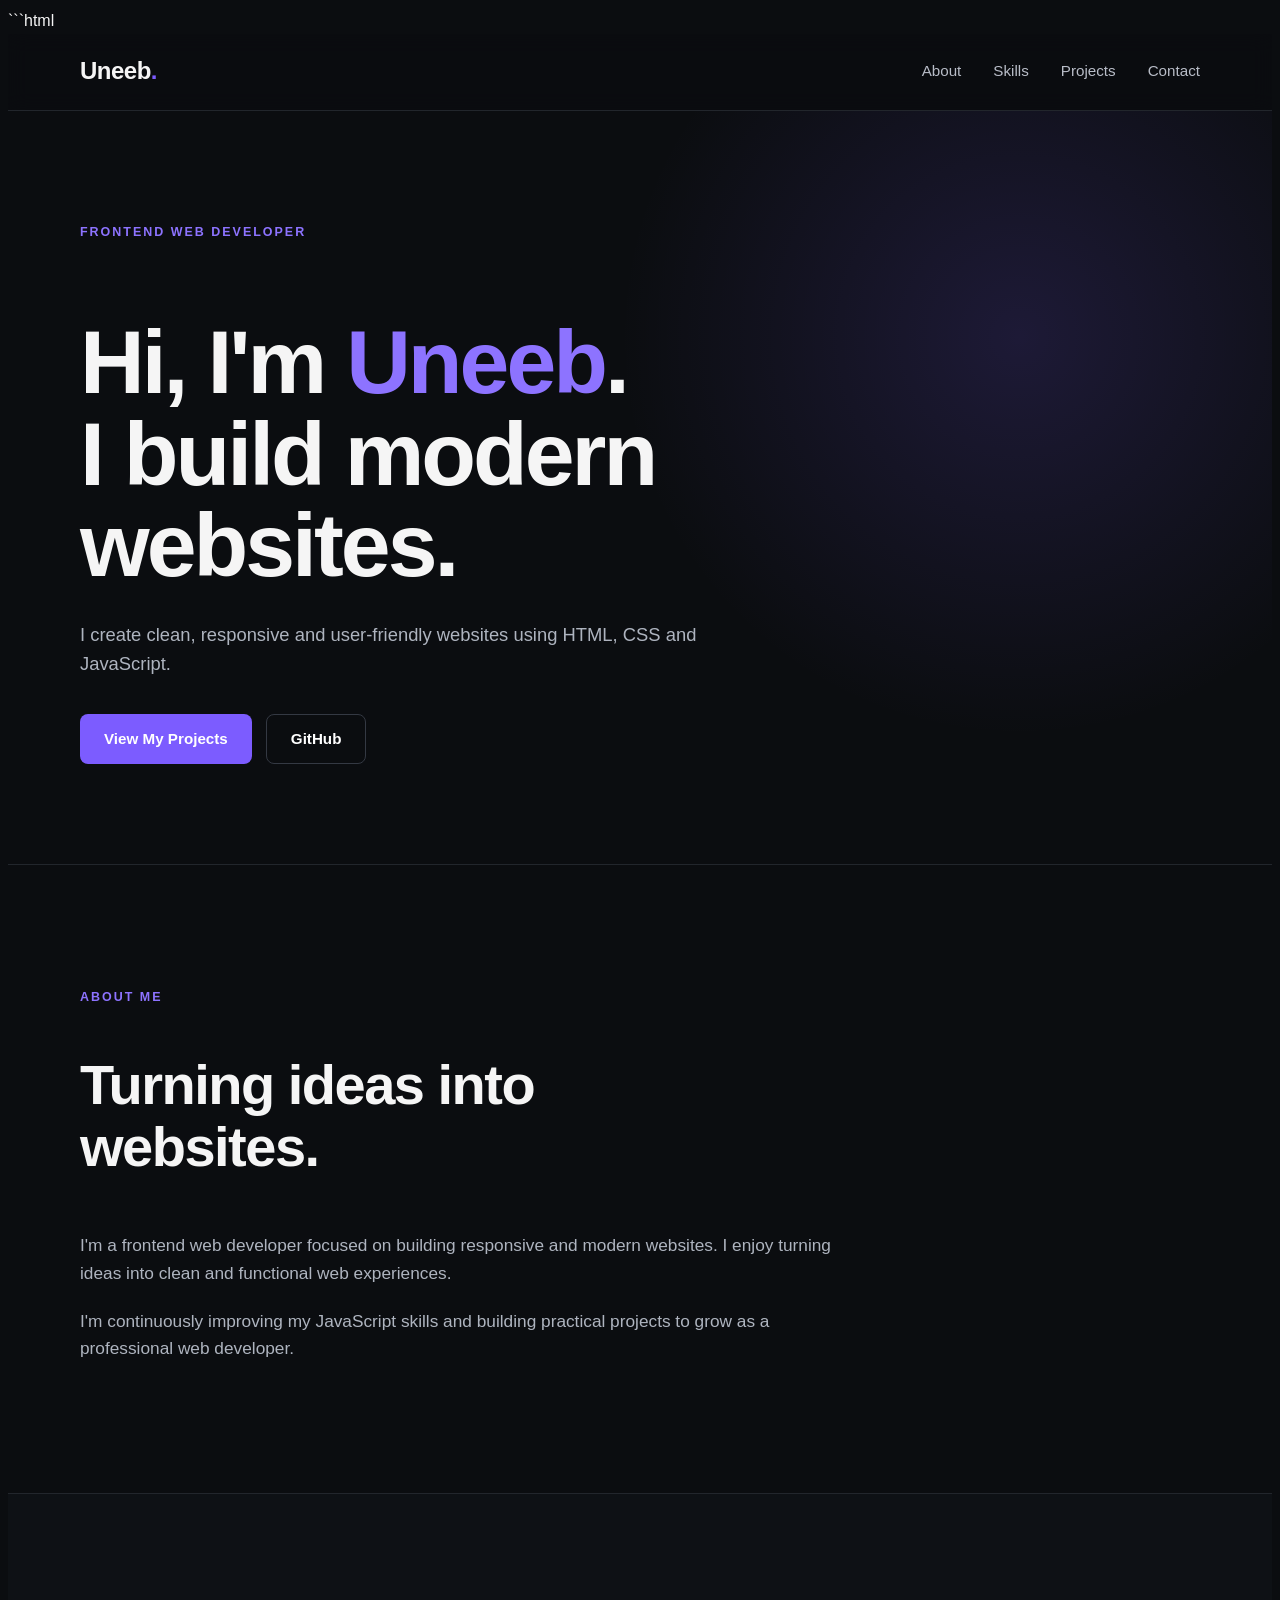
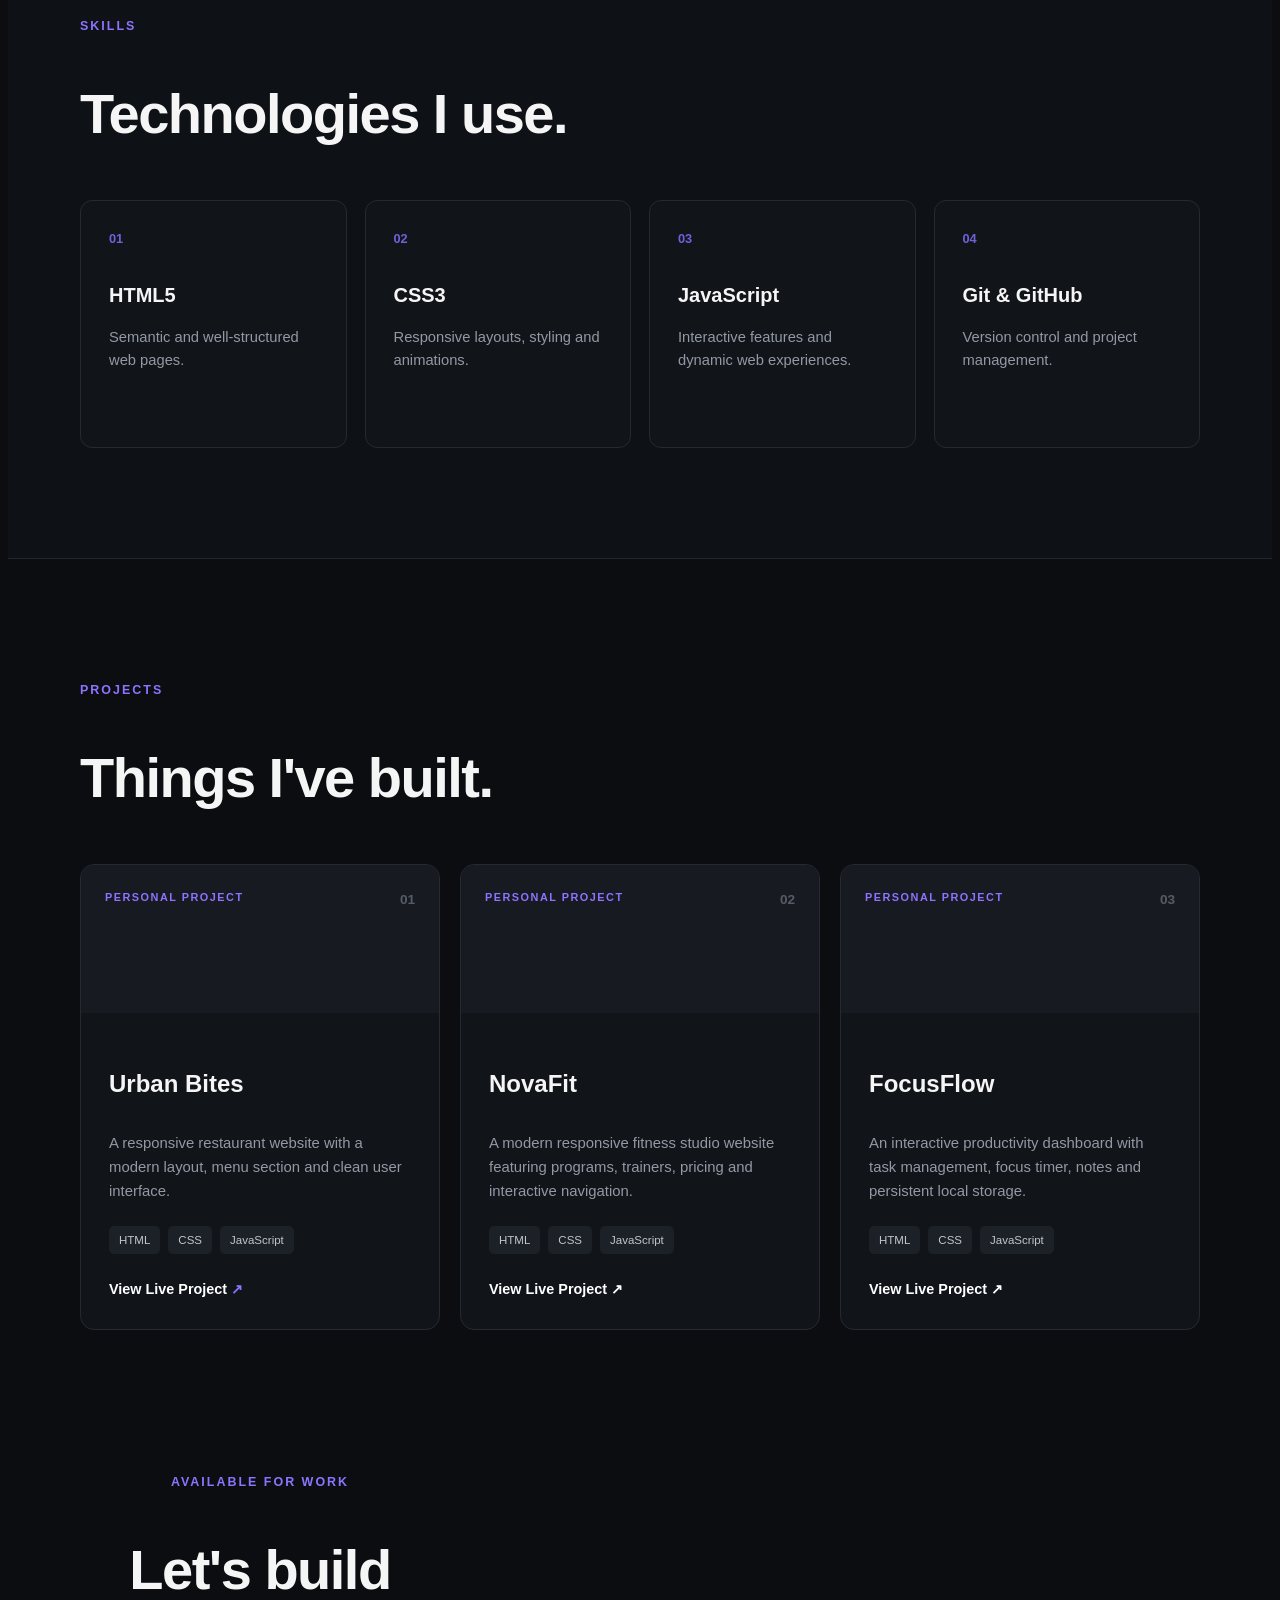
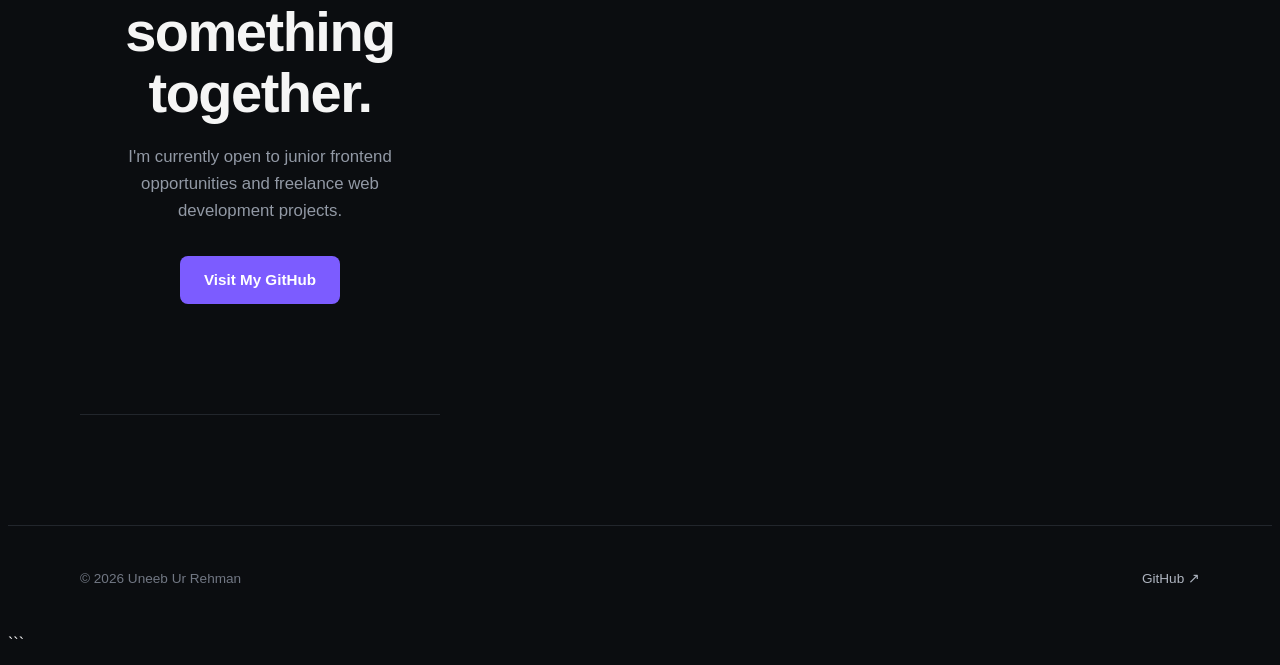
<file: index.html>
```html
<!DOCTYPE html>
<html lang="en">
<head>
    <meta charset="UTF-8">
    <meta name="viewport" content="width=device-width, initial-scale=1.0">

    <meta
        name="description"
        content="Uneeb Ur Rehman - Frontend Web Developer portfolio. Explore responsive websites and web projects built with HTML, CSS and JavaScript."
    >

    <title>Uneeb Ur Rehman | Frontend Web Developer</title>

    <link rel="stylesheet" href="style.css">
</head>

<body>

    <!-- ================= NAVBAR ================= -->

    <header class="navbar">
        <div class="container nav-container">

            <a href="#home" class="logo">
                Uneeb<span>.</span>
            </a>

            <nav class="nav-links">
                <a href="#about">About</a>
                <a href="#skills">Skills</a>
                <a href="#projects">Projects</a>
                <a href="#contact">Contact</a>
            </nav>

        </div>
    </header>


    <main>

        <!-- ================= HERO ================= -->

        <section id="home" class="hero">

            <div class="container hero-content">

                <div class="hero-text">

                    <p class="eyebrow">
                        FRONTEND WEB DEVELOPER
                    </p>

                    <h1>
                        Hi, I'm <span>Uneeb</span>.
                        <br>
                        I build modern websites.
                    </h1>

                    <p class="hero-description">
                        I create clean, responsive and user-friendly
                        websites using HTML, CSS and JavaScript.
                    </p>

                    <div class="hero-buttons">

                        <a href="#projects" class="btn btn-primary">
                            View My Projects
                        </a>

                        <a
                            href="https://github.com/uneeburrehman403-del"
                            target="_blank"
                            rel="noopener noreferrer"
                            class="btn btn-secondary"
                        >
                            GitHub
                        </a>

                    </div>

                </div>

            </div>

        </section>


        <!-- ================= ABOUT ================= -->

        <section id="about" class="section">

            <div class="container">

                <div class="section-heading">

                    <p class="section-label">
                        ABOUT ME
                    </p>

                    <h2>
                        Turning ideas into websites.
                    </h2>

                </div>

                <div class="about-content">

                    <p>
                        I'm a frontend web developer focused on building
                        responsive and modern websites. I enjoy turning
                        ideas into clean and functional web experiences.
                    </p>

                    <p>
                        I'm continuously improving my JavaScript skills
                        and building practical projects to grow as a
                        professional web developer.
                    </p>

                </div>

            </div>

        </section>


        <!-- ================= SKILLS ================= -->

        <section id="skills" class="section skills-section">

            <div class="container">

                <div class="section-heading">

                    <p class="section-label">
                        SKILLS
                    </p>

                    <h2>
                        Technologies I use.
                    </h2>

                </div>

                <div class="skills-grid">

                    <div class="skill-card">
                        <div class="skill-number">01</div>
                        <h3>HTML5</h3>
                        <p>
                            Semantic and well-structured web pages.
                        </p>
                    </div>

                    <div class="skill-card">
                        <div class="skill-number">02</div>
                        <h3>CSS3</h3>
                        <p>
                            Responsive layouts, styling and animations.
                        </p>
                    </div>

                    <div class="skill-card">
                        <div class="skill-number">03</div>
                        <h3>JavaScript</h3>
                        <p>
                            Interactive features and dynamic
                            web experiences.
                        </p>
                    </div>

                    <div class="skill-card">
                        <div class="skill-number">04</div>
                        <h3>Git & GitHub</h3>
                        <p>
                            Version control and project management.
                        </p>
                    </div>

                </div>

            </div>

        </section>


        <!-- ================= PROJECTS ================= -->

        <section id="projects" class="section">

            <div class="container">

                <div class="section-heading">

                    <p class="section-label">
                        PROJECTS
                    </p>

                    <h2>
                        Things I've built.
                    </h2>

                </div>

                <div class="projects-grid">

                    <!-- PROJECT 1 -->

                    <article class="project-card">

                        <div class="project-top">

                            <span class="project-type">
                                PERSONAL PROJECT
                            </span>

                            <span class="project-number">
                                01
                            </span>

                        </div>

                        <div class="project-body">

                            <h3>
                                Urban Bites
                            </h3>

                            <p>
                                A responsive restaurant website with
                                a modern layout, menu section and
                                clean user interface.
                            </p>

                            <div class="tech-list">
                                <span>HTML</span>
                                <span>CSS</span>
                                <span>JavaScript</span>
                            </div>

                            <a
                                href="https://uneeburrehman403-del.github.io/MY-FIRST-PROJECT/restaurant.html"
                                target="_blank"
                                rel="noopener noreferrer"
                                class="project-link"
                            >
                                View Live Project
                                <span>↗</span>
                            </a>

                        </div>

                    </article>


                   <!-- PROJECT 2 -->

<article class="project-card">

    <div class="project-top">

        <span class="project-type">
            PERSONAL PROJECT
        </span>

        <span class="project-number">
            02
        </span>

    </div>

    <div class="project-body">

        <h3>
            NovaFit
        </h3>

        <p>
            A modern responsive fitness studio website featuring
            programs, trainers, pricing and interactive navigation.
        </p>

        <div class="tech-list">
            <span>HTML</span>
            <span>CSS</span>
            <span>JavaScript</span>
        </div>

        <a
            href="https://uneeburrehman403-del.github.io/NOVAFIT/"
            target="_blank"
            rel="noopener noreferrer"
            class="project-link"
        >
            View Live Project ↗
        </a>

    </div>

</article>


                 
     <!-- PROJECT 3 -->

<article class="project-card">

    <div class="project-top">

        <span class="project-type">
            PERSONAL PROJECT
        </span>

        <span class="project-number">
            03
        </span>

    </div>

    <div class="project-body">

        <h3>
            FocusFlow
        </h3>

        <p>
            An interactive productivity dashboard with task management,
            focus timer, notes and persistent local storage.
        </p>

        <div class="tech-list">
            <span>HTML</span>
            <span>CSS</span>
            <span>JavaScript</span>
        </div>

        <a
            href="https://uneeburrehman403-del.github.io/focusflow/"
            target="_blank"
            rel="noopener noreferrer"
            class="project-link"
        >
            View Live Project ↗
        </a>

    </div>

</article>


        <!-- ================= CONTACT ================= -->

        <section id="contact" class="section contact-section">

            <div class="container contact-content">

                <p class="section-label">
                    AVAILABLE FOR WORK
                </p>

                <h2>
                    Let's build something together.
                </h2>

                <p>
                    I'm currently open to junior frontend opportunities
                    and freelance web development projects.
                </p>

                <a
                    href="https://github.com/uneeburrehman403-del"
                    target="_blank"
                    rel="noopener noreferrer"
                    class="btn btn-primary"
                >
                    Visit My GitHub
                </a>

            </div>

        </section>

    </main>


    <!-- ================= FOOTER ================= -->

    <footer class="footer">

        <div class="container footer-content">

            <p>
                © 2026 Uneeb Ur Rehman
            </p>

            <a
                href="https://github.com/uneeburrehman403-del"
                target="_blank"
                rel="noopener noreferrer"
            >
                GitHub ↗
            </a>

        </div>

    </footer>


</body>
</html>
```
</file>
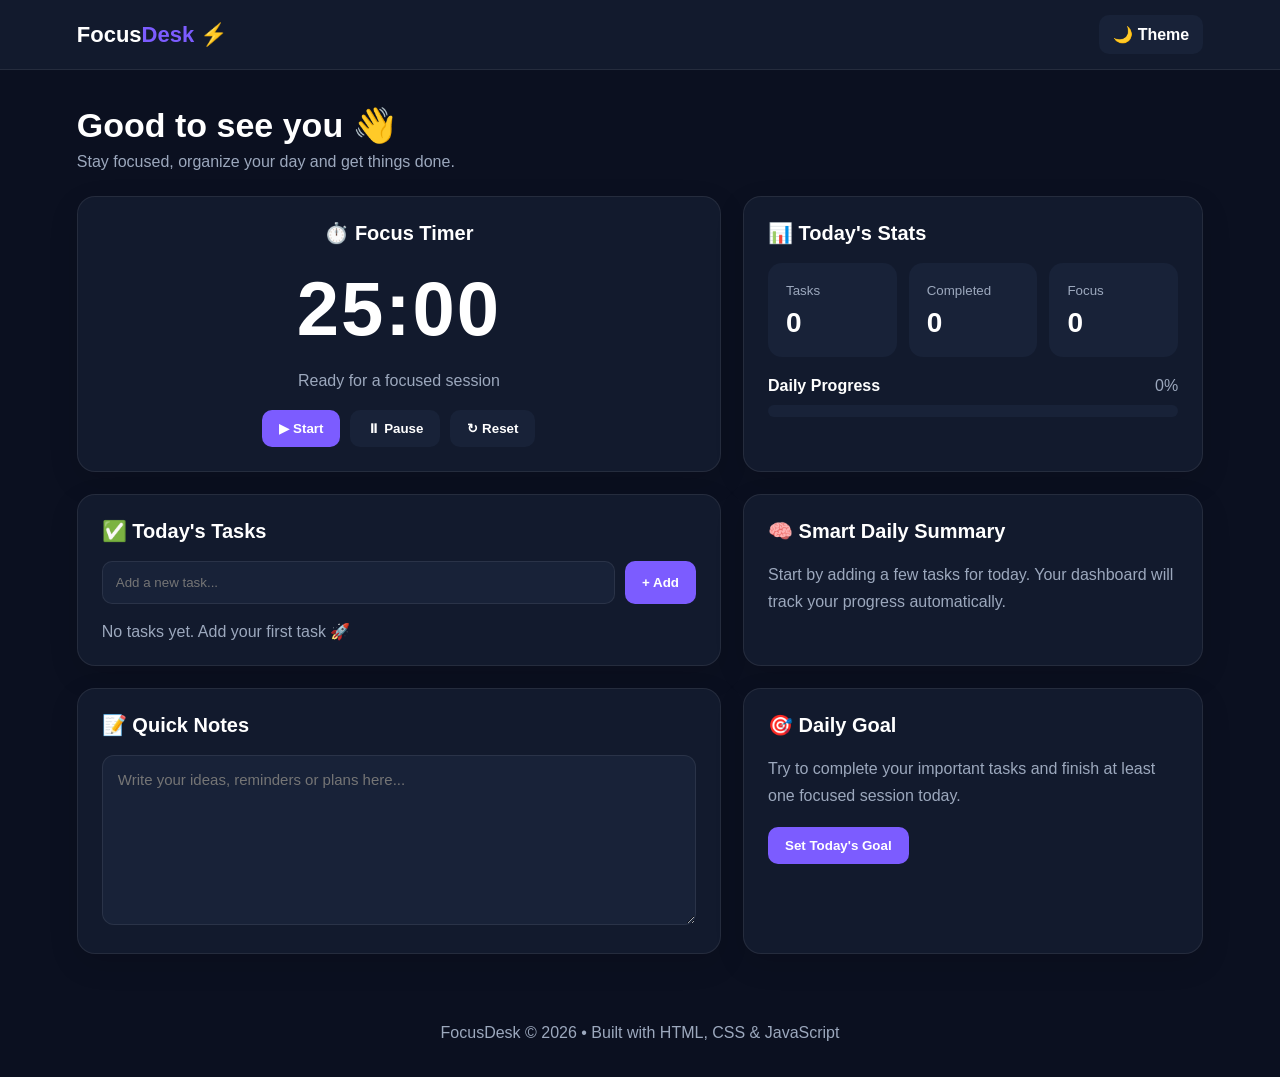
<file: focusdesk.html>
<!DOCTYPE html>
<html lang="en">
<head>
  <meta charset="UTF-8">
  <meta name="viewport" content="width=device-width, initial-scale=1.0">
  <title>FocusDesk | Productivity Dashboard</title>

  <style>
    * {
      margin: 0;
      padding: 0;
      box-sizing: border-box;
      font-family: Arial, sans-serif;
    }

    :root {
      --bg: #0b1020;
      --card: #121a2d;
      --card2: #182238;
      --text: #ffffff;
      --muted: #9ca8bd;
      --primary: #7c5cff;
      --border: rgba(255,255,255,0.08);
      --success: #28d17c;
      --danger: #ff5c70;
    }

    body.light {
      --bg: #f4f6fb;
      --card: #ffffff;
      --card2: #eef1f8;
      --text: #111827;
      --muted: #667085;
      --border: rgba(0,0,0,0.08);
    }

    body {
      background: var(--bg);
      color: var(--text);
      min-height: 100vh;
      transition: 0.3s;
    }

    header {
      height: 70px;
      display: flex;
      align-items: center;
      justify-content: space-between;
      padding: 0 6%;
      border-bottom: 1px solid var(--border);
      background: var(--card);
    }

    .logo {
      font-size: 22px;
      font-weight: bold;
    }

    .logo span {
      color: var(--primary);
    }

    .theme-btn {
      border: 0;
      background: var(--card2);
      color: var(--text);
      padding: 10px 14px;
      border-radius: 10px;
      cursor: pointer;
      font-size: 16px;
    }

    .container {
      width: 88%;
      max-width: 1200px;
      margin: 35px auto;
    }

    .welcome {
      margin-bottom: 25px;
    }

    .welcome h1 {
      font-size: 34px;
      margin-bottom: 8px;
    }

    .welcome p {
      color: var(--muted);
    }

    .dashboard {
      display: grid;
      grid-template-columns: 1.4fr 1fr;
      gap: 22px;
    }

    .card {
      background: var(--card);
      border: 1px solid var(--border);
      border-radius: 18px;
      padding: 24px;
      box-shadow: 0 10px 30px rgba(0,0,0,0.12);
    }

    .card h2 {
      font-size: 20px;
      margin-bottom: 18px;
    }

    /* TIMER */

    .timer-card {
      text-align: center;
    }

    .timer {
      font-size: 76px;
      font-weight: bold;
      margin: 20px 0;
      letter-spacing: 2px;
    }

    .timer-status {
      color: var(--muted);
      margin-bottom: 20px;
    }

    .timer-buttons {
      display: flex;
      justify-content: center;
      gap: 10px;
      flex-wrap: wrap;
    }

    button {
      border: 0;
      cursor: pointer;
      border-radius: 10px;
      padding: 11px 17px;
      font-weight: bold;
    }

    .primary {
      background: var(--primary);
      color: white;
    }

    .secondary {
      background: var(--card2);
      color: var(--text);
    }

    /* STATS */

    .stats {
      display: grid;
      grid-template-columns: repeat(3, 1fr);
      gap: 12px;
    }

    .stat {
      background: var(--card2);
      padding: 18px;
      border-radius: 14px;
    }

    .stat small {
      color: var(--muted);
    }

    .stat h3 {
      font-size: 28px;
      margin-top: 8px;
    }

    /* TASKS */

    .task-input {
      display: flex;
      gap: 10px;
      margin-bottom: 18px;
    }

    .task-input input {
      flex: 1;
      padding: 13px;
      border-radius: 10px;
      border: 1px solid var(--border);
      outline: none;
      background: var(--card2);
      color: var(--text);
    }

    .tasks {
      display: flex;
      flex-direction: column;
      gap: 10px;
      max-height: 320px;
      overflow-y: auto;
    }

    .task {
      display: flex;
      align-items: center;
      justify-content: space-between;
      gap: 10px;
      padding: 13px;
      border-radius: 12px;
      background: var(--card2);
    }

    .task-left {
      display: flex;
      align-items: center;
      gap: 10px;
    }

    .task-left span {
      word-break: break-word;
    }

    .completed {
      text-decoration: line-through;
      opacity: 0.5;
    }

    .delete-btn {
      background: transparent;
      color: var(--danger);
      font-size: 18px;
    }

    /* PROGRESS */

    .progress-box {
      margin-top: 20px;
    }

    .progress-top {
      display: flex;
      justify-content: space-between;
      margin-bottom: 10px;
    }

    .progress-top span {
      color: var(--muted);
    }

    .progress-bar {
      height: 12px;
      background: var(--card2);
      border-radius: 20px;
      overflow: hidden;
    }

    .progress-fill {
      height: 100%;
      width: 0%;
      background: var(--primary);
      transition: 0.4s;
    }

    /* NOTES */

    textarea {
      width: 100%;
      min-height: 170px;
      resize: vertical;
      border: 1px solid var(--border);
      background: var(--card2);
      color: var(--text);
      border-radius: 12px;
      padding: 15px;
      outline: none;
      font-size: 15px;
    }

    /* SUMMARY */

    .summary {
      line-height: 1.7;
      color: var(--muted);
    }

    .summary strong {
      color: var(--text);
    }

    /* FOOTER */

    footer {
      text-align: center;
      padding: 35px;
      color: var(--muted);
    }

    @media (max-width: 850px) {
      .dashboard {
        grid-template-columns: 1fr;
      }

      .welcome h1 {
        font-size: 28px;
      }

      .timer {
        font-size: 58px;
      }
    }

    @media (max-width: 500px) {
      .container {
        width: 92%;
      }

      header {
        padding: 0 4%;
      }

      .stats {
        grid-template-columns: 1fr;
      }

      .task-input {
        flex-direction: column;
      }
    }
  </style>
</head>

<body>

  <header>
    <div class="logo">Focus<span>Desk</span> ⚡</div>
    <button class="theme-btn" onclick="toggleTheme()">🌙 Theme</button>
  </header>

  <main class="container">

    <section class="welcome">
      <h1>Good to see you 👋</h1>
      <p>Stay focused, organize your day and get things done.</p>
    </section>

    <div class="dashboard">

      <!-- TIMER -->
      <div class="card timer-card">
        <h2>⏱️ Focus Timer</h2>

        <div class="timer" id="timer">25:00</div>

        <p class="timer-status" id="timerStatus">
          Ready for a focused session
        </p>

        <div class="timer-buttons">
          <button class="primary" onclick="startTimer()">▶ Start</button>
          <button class="secondary" onclick="pauseTimer()">⏸ Pause</button>
          <button class="secondary" onclick="resetTimer()">↻ Reset</button>
        </div>
      </div>

      <!-- STATS -->
      <div class="card">
        <h2>📊 Today's Stats</h2>

        <div class="stats">
          <div class="stat">
            <small>Tasks</small>
            <h3 id="totalTasks">0</h3>
          </div>

          <div class="stat">
            <small>Completed</small>
            <h3 id="completedTasks">0</h3>
          </div>

          <div class="stat">
            <small>Focus</small>
            <h3 id="focusSessions">0</h3>
          </div>
        </div>

        <div class="progress-box">
          <div class="progress-top">
            <strong>Daily Progress</strong>
            <span id="progressText">0%</span>
          </div>

          <div class="progress-bar">
            <div class="progress-fill" id="progressFill"></div>
          </div>
        </div>
      </div>

      <!-- TASKS -->
      <div class="card">
        <h2>✅ Today's Tasks</h2>

        <div class="task-input">
          <input
            type="text"
            id="taskInput"
            placeholder="Add a new task..."
            onkeydown="handleEnter(event)"
          >

          <button class="primary" onclick="addTask()">+ Add</button>
        </div>

        <div class="tasks" id="taskList"></div>
      </div>

      <!-- SMART SUMMARY -->
      <div class="card">
        <h2>🧠 Smart Daily Summary</h2>

        <p class="summary" id="summary">
          Add some tasks and start working. Your productivity summary will
          appear here automatically.
        </p>
      </div>

      <!-- NOTES -->
      <div class="card">
        <h2>📝 Quick Notes</h2>

        <textarea
          id="notes"
          placeholder="Write your ideas, reminders or plans here..."
          oninput="saveNotes()"
        ></textarea>
      </div>

      <!-- DAILY GOAL -->
      <div class="card">
        <h2>🎯 Daily Goal</h2>

        <p class="summary">
          Try to complete your important tasks and finish at least one focused
          session today.
        </p>

        <br>

        <button class="primary" onclick="setGoal()">
          Set Today's Goal
        </button>

        <p id="goalText" class="summary" style="margin-top:15px;"></p>
      </div>

    </div>
  </main>

  <footer>
    FocusDesk © 2026 • Built with HTML, CSS & JavaScript
  </footer>

  <script>

    /* =========================
       TASK SYSTEM
    ========================== */

    let tasks = JSON.parse(localStorage.getItem("focusdeskTasks")) || [];

    function saveTasks() {
      localStorage.setItem("focusdeskTasks", JSON.stringify(tasks));
    }

    function addTask() {
      const input = document.getElementById("taskInput");
      const text = input.value.trim();

      if (text === "") {
        alert("Please enter a task.");
        return;
      }

      tasks.push({
        id: Date.now(),
        text: text,
        completed: false
      });

      input.value = "";

      saveTasks();
      renderTasks();
    }

    function handleEnter(event) {
      if (event.key === "Enter") {
        addTask();
      }
    }

    function toggleTask(id) {
      tasks = tasks.map(task => {
        if (task.id === id) {
          return {
            ...task,
            completed: !task.completed
          };
        }

        return task;
      });

      saveTasks();
      renderTasks();
    }

    function deleteTask(id) {
      tasks = tasks.filter(task => task.id !== id);

      saveTasks();
      renderTasks();
    }

    function renderTasks() {

      const list = document.getElementById("taskList");

      list.innerHTML = "";

      if (tasks.length === 0) {
        list.innerHTML = `
          <p style="color:var(--muted);">
            No tasks yet. Add your first task 🚀
          </p>
        `;
      }

      tasks.forEach(task => {

        const div = document.createElement("div");
        div.className = "task";

        div.innerHTML = `
          <div class="task-left">
            <input
              type="checkbox"
              ${task.completed ? "checked" : ""}
              onchange="toggleTask(${task.id})"
            >

            <span class="${task.completed ? "completed" : ""}">
              ${escapeHTML(task.text)}
            </span>
          </div>

          <button
            class="delete-btn"
            onclick="deleteTask(${task.id})"
          >
            ×
          </button>
        `;

        list.appendChild(div);
      });

      updateStats();
    }

    function escapeHTML(text) {
      const div = document.createElement("div");
      div.textContent = text;
      return div.innerHTML;
    }


    /* =========================
       STATS
    ========================== */

    let focusSessions =
      Number(localStorage.getItem("focusSessions")) || 0;

    function updateStats() {

      const total = tasks.length;

      const completed =
        tasks.filter(task => task.completed).length;

      let progress = 0;

      if (total > 0) {
        progress = Math.round((completed / total) * 100);
      }

      document.getElementById("totalTasks").textContent = total;
      document.getElementById("completedTasks").textContent = completed;
      document.getElementById("focusSessions").textContent = focusSessions;

      document.getElementById("progressText").textContent =
        progress + "%";

      document.getElementById("progressFill").style.width =
        progress + "%";

      updateSummary(total, completed, progress);
    }


    /* =========================
       SMART SUMMARY
    ========================== */

    function updateSummary(total, completed, progress) {

      const summary = document.getElementById("summary");

      if (total === 0) {
        summary.innerHTML =
          "Start by adding a few tasks for today. Your dashboard will track your progress automatically.";
        return;
      }

      if (progress === 100) {
        summary.innerHTML =
          "🔥 <strong>Excellent!</strong> You completed all your tasks. Your day is looking very productive.";
      }
      else if (progress >= 70) {
        summary.innerHTML =
          "🚀 <strong>Great progress!</strong> Most of your tasks are complete. Keep going.";
      }
      else if (progress >= 40) {
        summary.innerHTML =
          "💪 <strong>Good start!</strong> You have made progress. Focus on the next important task.";
      }
      else {
        summary.innerHTML =
          "🎯 <strong>Time to focus.</strong> Pick one task and work on it without distractions.";
      }
    }


    /* =========================
       FOCUS TIMER
    ========================== */

    let timeLeft = 25 * 60;
    let timerInterval = null;

    function updateTimerDisplay() {

      const minutes = Math.floor(timeLeft / 60);
      const seconds = timeLeft % 60;

      document.getElementById("timer").textContent =
        String(minutes).padStart(2, "0") +
        ":" +
        String(seconds).padStart(2, "0");
    }

    function startTimer() {

      if (timerInterval !== null) {
        return;
      }

      document.getElementById("timerStatus").textContent =
        "🔥 Focus mode is active...";

      timerInterval = setInterval(() => {

        if (timeLeft > 0) {

          timeLeft--;

          updateTimerDisplay();

        } else {

          clearInterval(timerInterval);

          timerInterval = null;

          focusSessions++;

          localStorage.setItem(
            "focusSessions",
            focusSessions
          );

          document.getElementById("timerStatus").textContent =
            "🎉 Focus session completed!";

          updateStats();

          alert("Focus session completed! Great work 🚀");
        }

      }, 1000);
    }

    function pauseTimer() {

      clearInterval(timerInterval);

      timerInterval = null;

      document.getElementById("timerStatus").textContent =
        "⏸ Timer paused";
    }

    function resetTimer() {

      clearInterval(timerInterval);

      timerInterval = null;

      timeLeft = 25 * 60;

      updateTimerDisplay();

      document.getElementById("timerStatus").textContent =
        "Ready for a focused session";
    }


    /* =========================
       DARK / LIGHT MODE
    ========================== */

    function toggleTheme() {

      document.body.classList.toggle("light");

      const isLight =
        document.body.classList.contains("light");

      localStorage.setItem(
        "focusdeskTheme",
        isLight ? "light" : "dark"
      );
    }

    const savedTheme =
      localStorage.getItem("focusdeskTheme");

    if (savedTheme === "light") {
      document.body.classList.add("light");
    }


    /* =========================
       NOTES
    ========================== */

    const savedNotes =
      localStorage.getItem("focusdeskNotes");

    if (savedNotes) {
      document.getElementById("notes").value =
        savedNotes;
    }

    function saveNotes() {

      const notes =
        document.getElementById("notes").value;

      localStorage.setItem(
        "focusdeskNotes",
        notes
      );
    }


    /* =========================
       DAILY GOAL
    ========================== */

    function setGoal() {

      const goal = prompt(
        "What is your main goal for today?"
      );

      if (!goal) {
        return;
      }

      localStorage.setItem(
        "focusdeskGoal",
        goal
      );

      showGoal();
    }

    function showGoal() {

      const goal =
        localStorage.getItem("focusdeskGoal");

      if (goal) {

        document.getElementById("goalText").innerHTML =
          "🎯 <strong>Today's Goal:</strong> " +
          escapeHTML(goal);
      }
    }


    /* =========================
       INITIAL LOAD
    ========================== */

    renderTasks();
    updateTimerDisplay();
    showGoal();

  </script>

</body>
</html>
</file>
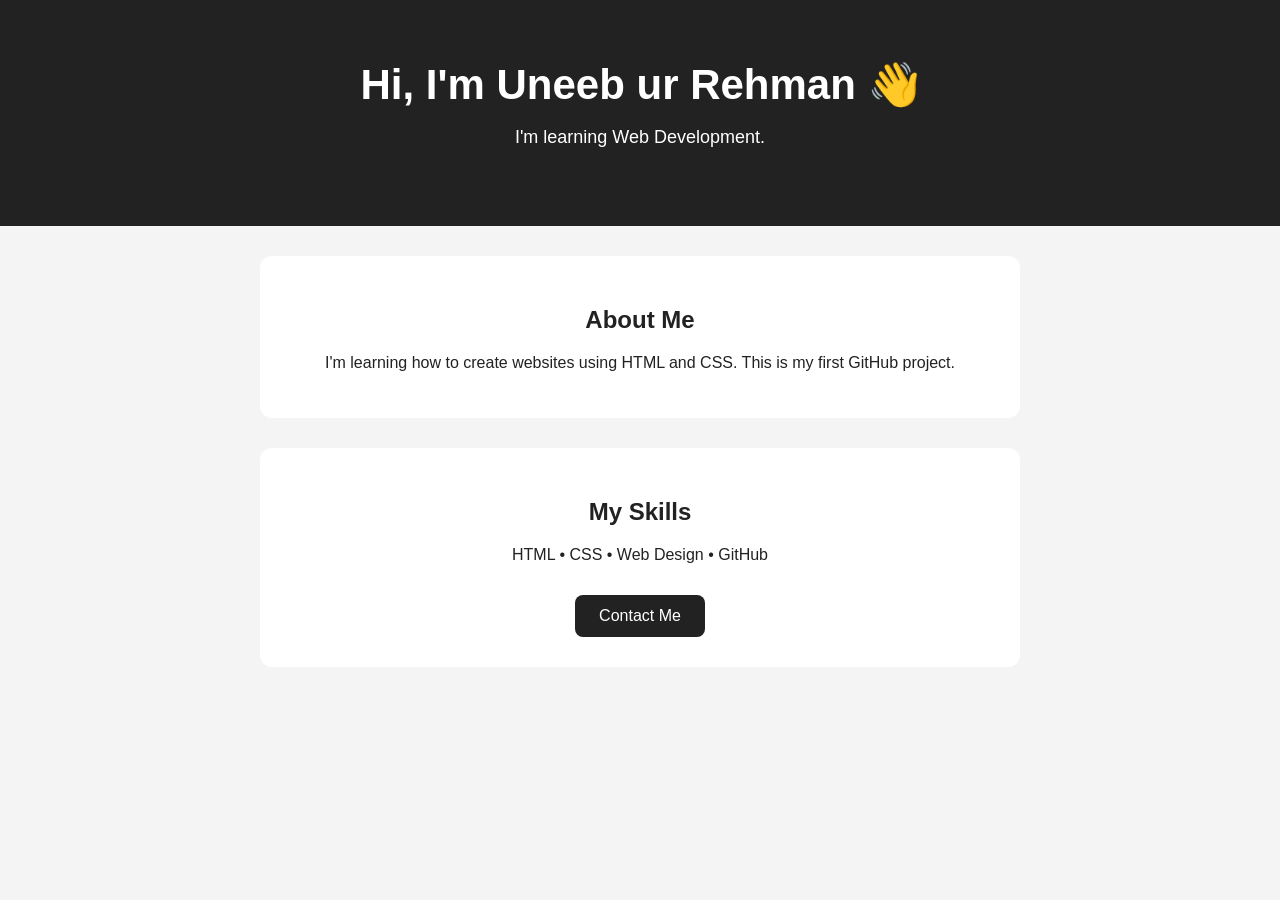
<file: index 1.html>
<!DOCTYPE html>
<html lang="en">
<head>
  <meta charset="UTF-8">
  <meta name="viewport" content="width=device-width, initial-scale=1.0">
  <title>My Portfolio</title>

  <style>
    body {
      margin: 0;
      font-family: Arial, sans-serif;
      background: #f4f4f4;
      color: #222;
      text-align: center;
    }

    header {
      background: #222;
      color: white;
      padding: 60px 20px;
    }

    header h1 {
      font-size: 42px;
      margin: 0 0 10px;
    }

    header p {
      font-size: 18px;
    }

    section {
      max-width: 700px;
      margin: 30px auto;
      padding: 30px;
      background: white;
      border-radius: 12px;
    }

    .button {
      display: inline-block;
      margin-top: 15px;
      padding: 12px 24px;
      background: #222;
      color: white;
      text-decoration: none;
      border-radius: 8px;
    }

    .button:hover {
      background: #444;
    }
  </style>
</head>

<body>

  <header>
    <h1>Hi, I'm Uneeb ur Rehman 👋</h1>
    <p>I'm learning Web Development.</p>
  </header>

  <section>
    <h2>About Me</h2>
    <p>
      I'm learning how to create websites using HTML and CSS.
      This is my first GitHub project.
    </p>
  </section>

  <section>
    <h2>My Skills</h2>
    <p>HTML • CSS • Web Design • GitHub</p>

    <a class="button" href="mailto:your@email.com">
      Contact Me
    </a>
  </section>

</body>
</html>
</file>
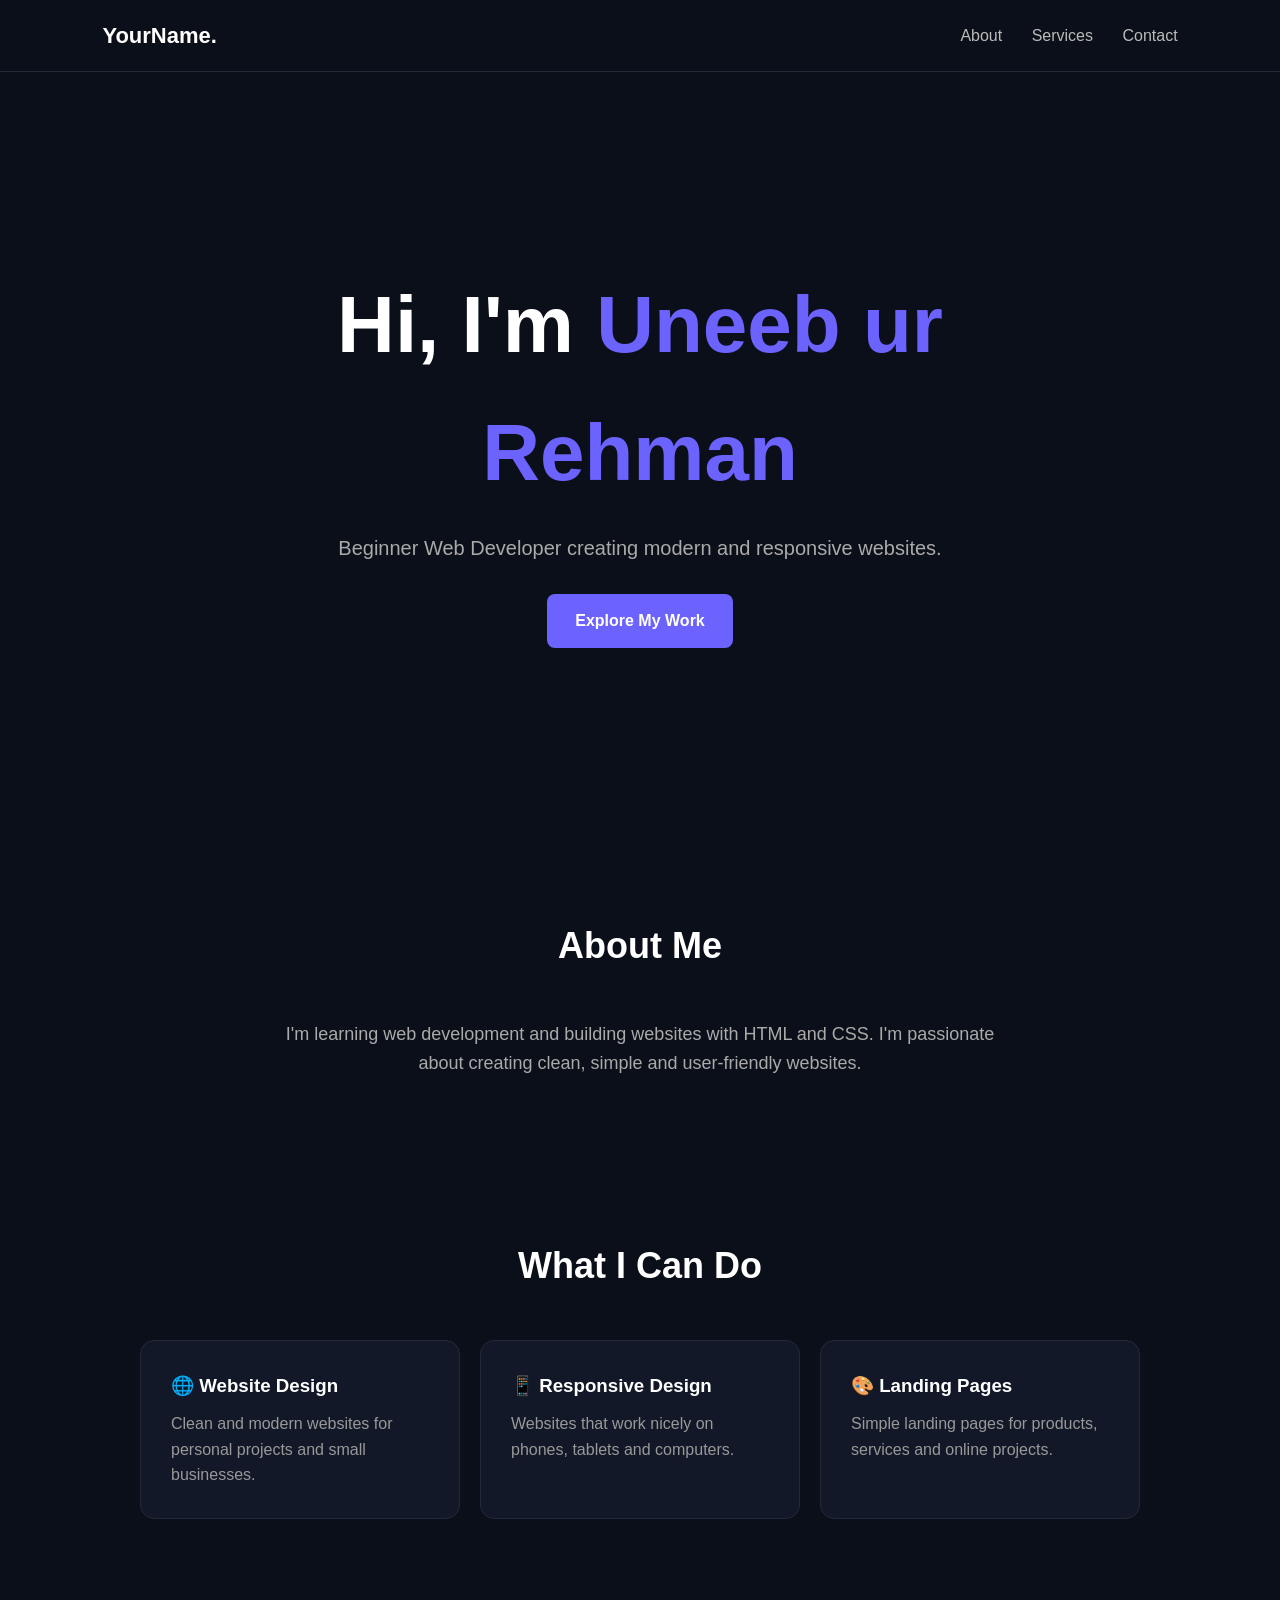
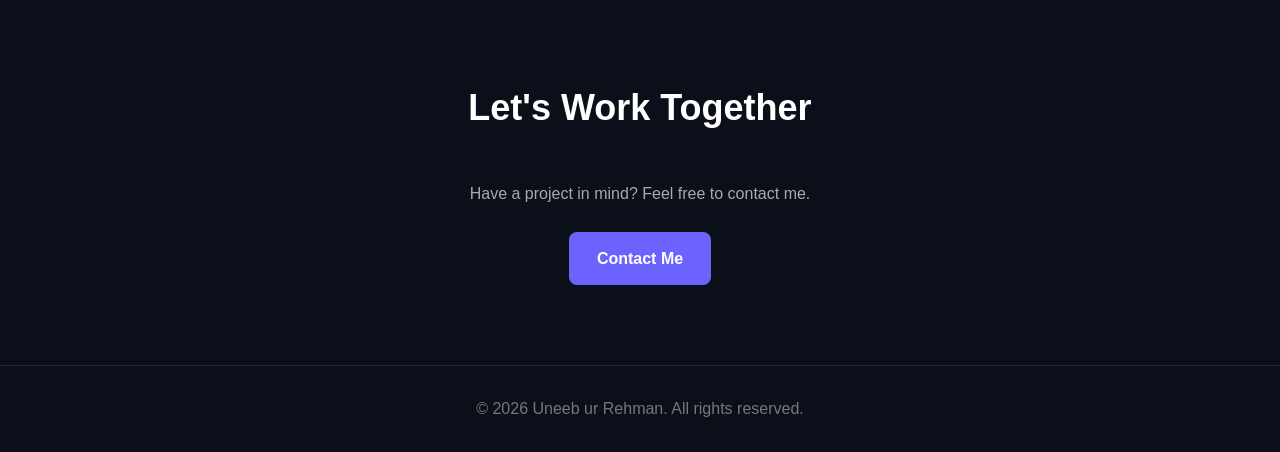
<file: index2.html>
<!DOCTYPE html>
<html lang="en">
<head>
  <meta charset="UTF-8">
  <meta name="viewport" content="width=device-width, initial-scale=1.0">

  <title>Uneeb ur Rehman | Web Developer</title>

  <style>
    * {
      margin: 0;
      padding: 0;
      box-sizing: border-box;
      scroll-behavior: smooth;
    }

    body {
      font-family: Arial, sans-serif;
      background: #0b0f19;
      color: white;
      line-height: 1.6;
    }

    nav {
      position: sticky;
      top: 0;
      z-index: 100;
      background: #0b0f19;
      border-bottom: 1px solid #222938;
      padding: 18px 8%;
      display: flex;
      justify-content: space-between;
      align-items: center;
    }

    .logo {
      font-size: 22px;
      font-weight: bold;
    }

    nav a {
      color: #bbb;
      text-decoration: none;
      margin-left: 25px;
    }

    nav a:hover {
      color: white;
    }

    .hero {
      min-height: 85vh;
      display: flex;
      align-items: center;
      justify-content: center;
      text-align: center;
      padding: 40px 20px;
    }

    .hero-content {
      max-width: 800px;
    }

    .hero h1 {
      font-size: clamp(42px, 8vw, 80px);
      margin-bottom: 15px;
    }

    .hero h1 span {
      color: #6c63ff;
    }

    .hero p {
      color: #aaa;
      font-size: 20px;
      margin-bottom: 30px;
    }

    .btn {
      display: inline-block;
      padding: 14px 28px;
      background: #6c63ff;
      color: white;
      text-decoration: none;
      border-radius: 8px;
      font-weight: bold;
      transition: 0.3s;
    }

    .btn:hover {
      transform: translateY(-3px);
      opacity: 0.9;
    }

    section {
      padding: 80px 8%;
    }

    .section-title {
      text-align: center;
      font-size: 36px;
      margin-bottom: 45px;
    }

    .about {
      max-width: 750px;
      margin: auto;
      text-align: center;
      color: #aaa;
      font-size: 18px;
    }

    .cards {
      max-width: 1000px;
      margin: auto;
      display: grid;
      grid-template-columns: repeat(3, 1fr);
      gap: 20px;
    }

    .card {
      background: #121827;
      padding: 30px;
      border: 1px solid #222938;
      border-radius: 14px;
      transition: 0.3s;
    }

    .card:hover {
      transform: translateY(-6px);
      border-color: #6c63ff;
    }

    .card h3 {
      margin-bottom: 10px;
    }

    .card p {
      color: #999;
    }

    .contact {
      text-align: center;
    }

    .contact p {
      color: #aaa;
      margin-bottom: 25px;
    }

    footer {
      text-align: center;
      padding: 30px;
      border-top: 1px solid #222938;
      color: #777;
    }

    @media (max-width: 700px) {
      nav {
        padding: 15px 5%;
      }

      nav a {
        margin-left: 10px;
        font-size: 14px;
      }

      section {
        padding: 60px 5%;
      }

      .cards {
        grid-template-columns: 1fr;
      }
    }
  </style>
</head>

<body>

  <nav>
    <div class="logo">YourName.</div>

    <div>
      <a href="#about">About</a>
      <a href="#services">Services</a>
      <a href="#contact">Contact</a>
    </div>
  </nav>


  <section class="hero">
    <div class="hero-content">

      <h1>Hi, I'm <span>Uneeb ur Rehman</span></h1>

      <p>
        Beginner Web Developer creating modern and responsive websites.
      </p>

      <a href="#services" class="btn">
        Explore My Work
      </a>

    </div>
  </section>


  <section id="about">

    <h2 class="section-title">About Me</h2>

    <div class="about">
      <p>
        I'm learning web development and building websites with
        HTML and CSS. I'm passionate about creating clean,
        simple and user-friendly websites.
      </p>
    </div>

  </section>


  <section id="services">

    <h2 class="section-title">What I Can Do</h2>

    <div class="cards">

      <div class="card">
        <h3>🌐 Website Design</h3>
        <p>
          Clean and modern websites for personal projects
          and small businesses.
        </p>
      </div>

      <div class="card">
        <h3>📱 Responsive Design</h3>
        <p>
          Websites that work nicely on phones, tablets
          and computers.
        </p>
      </div>

      <div class="card">
        <h3>🎨 Landing Pages</h3>
        <p>
          Simple landing pages for products, services
          and online projects.
        </p>
      </div>

    </div>

  </section>


  <section id="contact" class="contact">

    <h2 class="section-title">Let's Work Together</h2>

    <p>
      Have a project in mind? Feel free to contact me.
    </p>

    <a href="mailto:your@email.com" class="btn">
      Contact Me
    </a>

  </section>


  <footer>
    © 2026 Uneeb ur Rehman. All rights reserved.
  </footer>

</body>
</html>
</file>
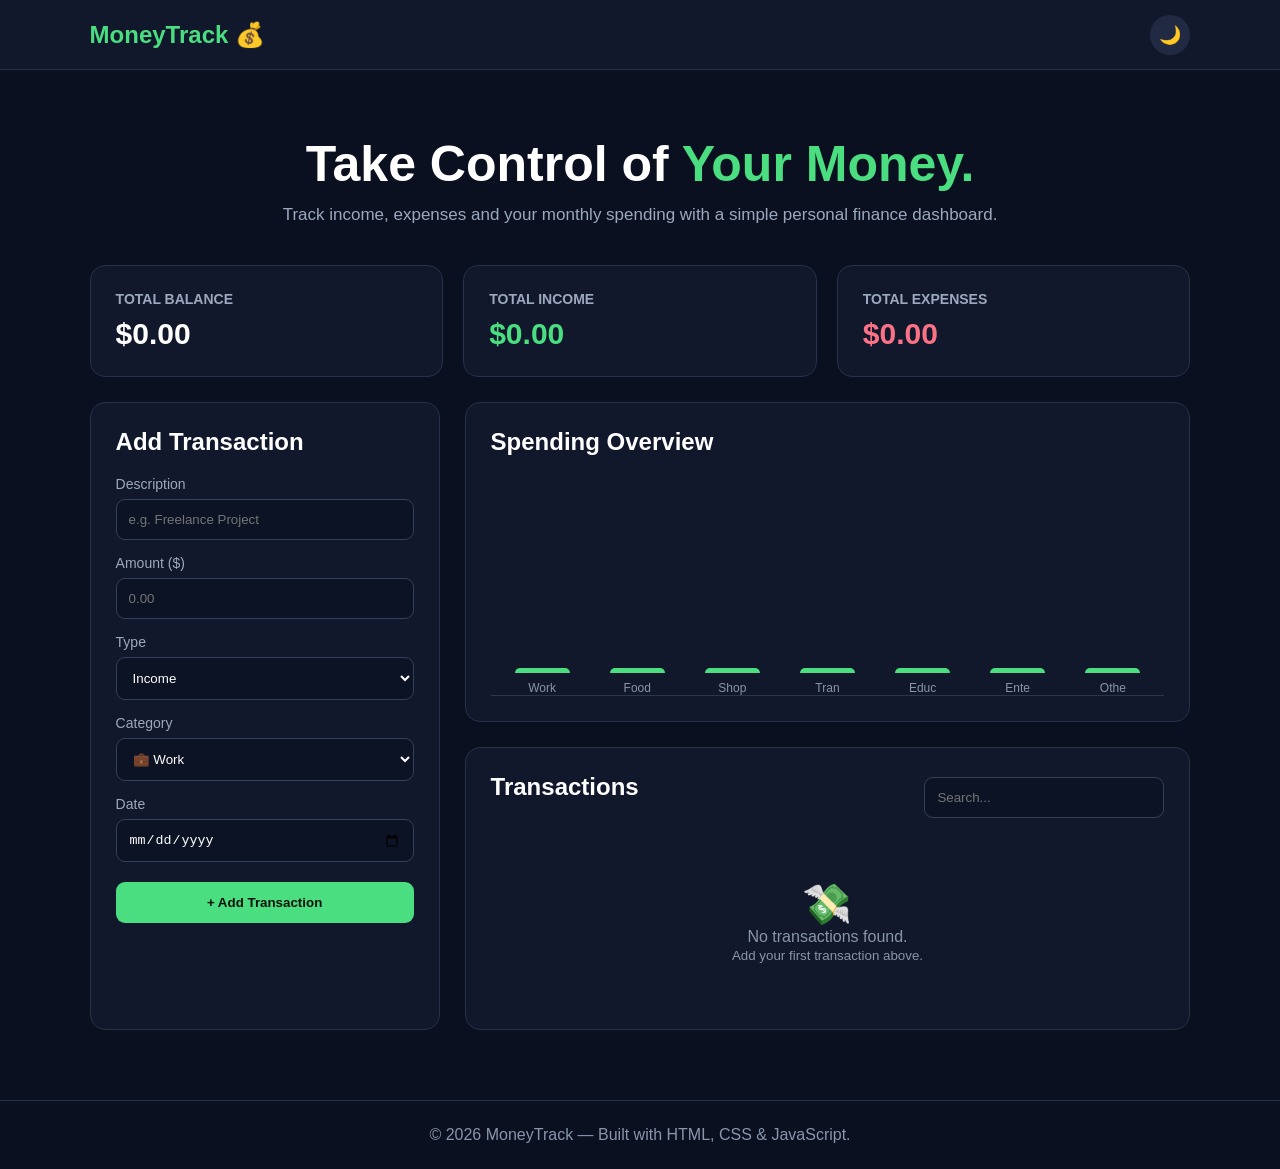
<file: moneytrack.html>
<!DOCTYPE html>
<html lang="en">
<head>
    <meta charset="UTF-8">
    <meta name="viewport" content="width=device-width, initial-scale=1.0">

    <title>MoneyTrack | Personal Finance Dashboard</title>

    <style>
        * {
            margin: 0;
            padding: 0;
            box-sizing: border-box;
        }

        body {
            font-family: Arial, sans-serif;
            background: #0b1020;
            color: white;
            min-height: 100vh;
            transition: 0.3s;
        }

        body.light {
            background: #f4f6fb;
            color: #111827;
        }

        /* NAVBAR */

        nav {
            height: 70px;
            padding: 0 7%;
            display: flex;
            justify-content: space-between;
            align-items: center;
            background: #11182b;
            border-bottom: 1px solid #26314b;
            position: sticky;
            top: 0;
            z-index: 100;
        }

        body.light nav {
            background: white;
            border-color: #e5e7eb;
        }

        .logo {
            font-size: 24px;
            font-weight: bold;
            color: #4ade80;
        }

        .theme-btn {
            width: 40px;
            height: 40px;
            border: none;
            border-radius: 50%;
            background: #202a43;
            color: white;
            cursor: pointer;
            font-size: 18px;
        }

        body.light .theme-btn {
            background: #eef2ff;
            color: #111827;
        }

        /* HERO */

        .hero {
            text-align: center;
            padding: 65px 20px 40px;
        }

        .hero h1 {
            font-size: 50px;
            margin-bottom: 12px;
        }

        .hero h1 span {
            color: #4ade80;
        }

        .hero p {
            color: #9ca8bd;
            font-size: 17px;
        }

        body.light .hero p {
            color: #667085;
        }

        /* CONTAINER */

        .container {
            width: 86%;
            max-width: 1200px;
            margin: auto;
        }

        /* SUMMARY */

        .summary {
            display: grid;
            grid-template-columns: repeat(3, 1fr);
            gap: 20px;
            margin-bottom: 25px;
        }

        .summary-card {
            background: #11182b;
            border: 1px solid #26314b;
            border-radius: 15px;
            padding: 25px;
        }

        body.light .summary-card {
            background: white;
            border-color: #e5e7eb;
        }

        .summary-card h3 {
            color: #9ca8bd;
            font-size: 14px;
            margin-bottom: 10px;
        }

        .amount {
            font-size: 30px;
            font-weight: bold;
        }

        .income {
            color: #4ade80;
        }

        .expense {
            color: #fb7185;
        }

        /* MAIN GRID */

        .main-grid {
            display: grid;
            grid-template-columns: 350px 1fr;
            gap: 25px;
            padding-bottom: 70px;
        }

        .panel {
            background: #11182b;
            border: 1px solid #26314b;
            border-radius: 15px;
            padding: 25px;
        }

        body.light .panel {
            background: white;
            border-color: #e5e7eb;
        }

        .panel h2 {
            margin-bottom: 20px;
        }

        /* FORM */

        label {
            display: block;
            margin-top: 15px;
            margin-bottom: 7px;
            color: #9ca8bd;
            font-size: 14px;
        }

        input,
        select {
            width: 100%;
            padding: 12px;
            border-radius: 9px;
            border: 1px solid #33405c;
            background: #0c1324;
            color: white;
            outline: none;
        }

        body.light input,
        body.light select {
            background: #f8fafc;
            color: #111827;
            border-color: #d0d5dd;
        }

        input:focus,
        select:focus {
            border-color: #4ade80;
        }

        .add-btn {
            width: 100%;
            padding: 13px;
            margin-top: 20px;
            border: none;
            border-radius: 9px;
            background: #4ade80;
            color: #06110a;
            font-weight: bold;
            cursor: pointer;
            transition: 0.3s;
        }

        .add-btn:hover {
            transform: translateY(-2px);
            opacity: 0.9;
        }

        /* TRANSACTION HEADER */

        .transaction-header {
            display: flex;
            justify-content: space-between;
            align-items: center;
            gap: 15px;
            margin-bottom: 20px;
        }

        .search {
            max-width: 240px;
        }

        /* TRANSACTIONS */

        .transactions {
            display: flex;
            flex-direction: column;
            gap: 12px;
        }

        .transaction {
            display: flex;
            align-items: center;
            gap: 15px;
            padding: 16px;
            background: #182138;
            border: 1px solid #293650;
            border-radius: 12px;
        }

        body.light .transaction {
            background: #f8fafc;
            border-color: #e5e7eb;
        }

        .transaction-icon {
            width: 43px;
            height: 43px;
            display: flex;
            justify-content: center;
            align-items: center;
            border-radius: 12px;
            background: #26314b;
            font-size: 20px;
        }

        body.light .transaction-icon {
            background: #eef2ff;
        }

        .transaction-info {
            flex: 1;
        }

        .transaction-title {
            font-weight: bold;
            margin-bottom: 4px;
        }

        .transaction-meta {
            color: #8995aa;
            font-size: 13px;
        }

        .transaction-amount {
            font-weight: bold;
            white-space: nowrap;
        }

        .income-text {
            color: #4ade80;
        }

        .expense-text {
            color: #fb7185;
        }

        .delete-btn {
            border: none;
            background: transparent;
            color: #fb7185;
            cursor: pointer;
            font-size: 17px;
        }

        /* CHART */

        .chart-panel {
            margin-bottom: 25px;
        }

        .chart {
            height: 220px;
            display: flex;
            align-items: flex-end;
            justify-content: space-around;
            gap: 12px;
            padding: 20px 10px 0;
            border-bottom: 1px solid #293650;
        }

        body.light .chart {
            border-color: #e5e7eb;
        }

        .bar-wrapper {
            height: 100%;
            flex: 1;
            display: flex;
            flex-direction: column;
            justify-content: flex-end;
            align-items: center;
            gap: 8px;
        }

        .bar {
            width: 100%;
            max-width: 55px;
            min-height: 5px;
            border-radius: 8px 8px 0 0;
            background: #4ade80;
            transition: height 0.5s;
        }

        .bar-label {
            color: #8995aa;
            font-size: 12px;
        }

        /* EMPTY */

        .empty {
            text-align: center;
            padding: 40px 15px;
            color: #8995aa;
        }

        /* FOOTER */

        footer {
            text-align: center;
            padding: 25px;
            color: #8995aa;
            border-top: 1px solid #26314b;
        }

        body.light footer {
            border-color: #e5e7eb;
        }

        /* MOBILE */

        @media (max-width: 900px) {

            .main-grid {
                grid-template-columns: 1fr;
            }

            .summary {
                grid-template-columns: 1fr;
            }

            .hero h1 {
                font-size: 42px;
            }
        }

        @media (max-width: 600px) {

            nav {
                padding: 0 5%;
            }

            .container {
                width: 90%;
            }

            .hero h1 {
                font-size: 35px;
            }

            .transaction-header {
                flex-direction: column;
                align-items: stretch;
            }

            .search {
                max-width: none;
            }

            .transaction {
                padding: 12px;
            }

            .transaction-icon {
                display: none;
            }

            .transaction-amount {
                font-size: 14px;
            }
        }
    </style>
</head>

<body>

    <!-- NAVBAR -->

    <nav>

        <div class="logo">
            MoneyTrack 💰
        </div>

        <button
            class="theme-btn"
            onclick="toggleTheme()"
            id="themeBtn">
            🌙
        </button>

    </nav>


    <!-- HERO -->

    <header class="hero">

        <h1>
            Take Control of <span>Your Money.</span>
        </h1>

        <p>
            Track income, expenses and your monthly spending
            with a simple personal finance dashboard.
        </p>

    </header>


    <main class="container">


        <!-- SUMMARY -->

        <section class="summary">

            <div class="summary-card">

                <h3>TOTAL BALANCE</h3>

                <div
                    class="amount"
                    id="balance">
                    $0.00
                </div>

            </div>


            <div class="summary-card">

                <h3>TOTAL INCOME</h3>

                <div
                    class="amount income"
                    id="income">
                    $0.00
                </div>

            </div>


            <div class="summary-card">

                <h3>TOTAL EXPENSES</h3>

                <div
                    class="amount expense"
                    id="expenses">
                    $0.00
                </div>

            </div>

        </section>


        <!-- MAIN -->

        <section class="main-grid">


            <!-- ADD TRANSACTION -->

            <div class="panel">

                <h2>Add Transaction</h2>

                <form id="transactionForm">


                    <label for="title">
                        Description
                    </label>

                    <input
                        type="text"
                        id="title"
                        placeholder="e.g. Freelance Project"
                        required
                    >


                    <label for="amount">
                        Amount ($)
                    </label>

                    <input
                        type="number"
                        id="amount"
                        placeholder="0.00"
                        min="0"
                        step="0.01"
                        required
                    >


                    <label for="type">
                        Type
                    </label>

                    <select id="type">

                        <option value="income">
                            Income
                        </option>

                        <option value="expense">
                            Expense
                        </option>

                    </select>


                    <label for="category">
                        Category
                    </label>

                    <select id="category">

                        <option value="Work">
                            💼 Work
                        </option>

                        <option value="Food">
                            🍔 Food
                        </option>

                        <option value="Shopping">
                            🛍️ Shopping
                        </option>

                        <option value="Transport">
                            🚗 Transport
                        </option>

                        <option value="Education">
                            📚 Education
                        </option>

                        <option value="Entertainment">
                            🎮 Entertainment
                        </option>

                        <option value="Other">
                            📦 Other
                        </option>

                    </select>


                    <label for="date">
                        Date
                    </label>

                    <input
                        type="date"
                        id="date"
                    >


                    <button
                        type="submit"
                        class="add-btn">
                        + Add Transaction
                    </button>

                </form>

            </div>


            <!-- RIGHT SIDE -->

            <div>


                <!-- CHART -->

                <div class="panel chart-panel">

                    <h2>
                        Spending Overview
                    </h2>

                    <div
                        class="chart"
                        id="chart">
                    </div>

                </div>


                <!-- TRANSACTIONS -->

                <div class="panel">

                    <div class="transaction-header">

                        <h2>
                            Transactions
                        </h2>

                        <input
                            class="search"
                            type="text"
                            id="search"
                            placeholder="Search..."
                        >

                    </div>


                    <div
                        class="transactions"
                        id="transactionList">
                    </div>

                </div>

            </div>

        </section>

    </main>


    <!-- FOOTER -->

    <footer>

        <p>
            © 2026 MoneyTrack — Built with HTML, CSS & JavaScript.
        </p>

    </footer>


    <script>

        /* ELEMENTS */

        const form =
            document.getElementById("transactionForm");

        const titleInput =
            document.getElementById("title");

        const amountInput =
            document.getElementById("amount");

        const typeInput =
            document.getElementById("type");

        const categoryInput =
            document.getElementById("category");

        const dateInput =
            document.getElementById("date");

        const transactionList =
            document.getElementById("transactionList");

        const searchInput =
            document.getElementById("search");

        const balanceElement =
            document.getElementById("balance");

        const incomeElement =
            document.getElementById("income");

        const expensesElement =
            document.getElementById("expenses");

        const chart =
            document.getElementById("chart");

        const themeBtn =
            document.getElementById("themeBtn");


        /* LOAD DATA */

        let transactions =
            JSON.parse(
                localStorage.getItem("moneyTrackData")
            ) || [];


        /* SAVE DATA */

        function saveData() {

            localStorage.setItem(
                "moneyTrackData",
                JSON.stringify(transactions)
            );

        }


        /* ADD TRANSACTION */

        form.addEventListener("submit", function(event) {

            event.preventDefault();


            const transaction = {

                id: Date.now(),

                title:
                    titleInput.value.trim(),

                amount:
                    Number(amountInput.value),

                type:
                    typeInput.value,

                category:
                    categoryInput.value,

                date:
                    dateInput.value ||
                    new Date().toISOString().split("T")[0]

            };


            transactions.unshift(transaction);

            saveData();

            form.reset();

            render();

        });


        /* RENDER */

        function render() {

            renderTransactions();

            updateSummary();

            renderChart();

        }


        /* TRANSACTIONS */

        function renderTransactions() {

            const searchTerm =
                searchInput.value
                    .toLowerCase()
                    .trim();


            const filtered =
                transactions.filter(function(item) {

                    return (
                        item.title
                            .toLowerCase()
                            .includes(searchTerm)
                        ||
                        item.category
                            .toLowerCase()
                            .includes(searchTerm)
                    );

                });


            transactionList.innerHTML = "";


            if (filtered.length === 0) {

                transactionList.innerHTML = `
                    <div class="empty">
                        <div style="font-size:40px;">
                            💸
                        </div>

                        <p>
                            No transactions found.
                        </p>

                        <small>
                            Add your first transaction above.
                        </small>
                    </div>
                `;

                return;

            }


            filtered.forEach(function(item) {

                const div =
                    document.createElement("div");

                div.className =
                    "transaction";


                const sign =
                    item.type === "income"
                    ? "+"
                    : "-";


                const amountClass =
                    item.type === "income"
                    ? "income-text"
                    : "expense-text";


                const icon =
                    getCategoryIcon(item.category);


                const date =
                    new Date(
                        item.date + "T00:00:00"
                    ).toLocaleDateString();


                div.innerHTML = `

                    <div class="transaction-icon">
                        ${icon}
                    </div>

                    <div class="transaction-info">

                        <div class="transaction-title">
                            ${escapeHTML(item.title)}
                        </div>

                        <div class="transaction-meta">
                            ${escapeHTML(item.category)}
                            •
                            ${date}
                        </div>

                    </div>

                    <div
                        class="transaction-amount ${amountClass}">
                        ${sign}$${item.amount.toFixed(2)}
                    </div>

                    <button
                        class="delete-btn"
                        onclick="deleteTransaction(${item.id})"
                        title="Delete">
                        🗑
                    </button>

                `;


                transactionList.appendChild(div);

            });

        }


        /* DELETE */

        function deleteTransaction(id) {

            transactions =
                transactions.filter(function(item) {

                    return item.id !== id;

                });


            saveData();

            render();

        }


        /* SUMMARY */

        function updateSummary() {

            let income = 0;

            let expenses = 0;


            transactions.forEach(function(item) {

                if (item.type === "income") {

                    income += item.amount;

                } else {

                    expenses += item.amount;

                }

            });


            const balance =
                income - expenses;


            balanceElement.textContent =
                "$" + balance.toFixed(2);

            incomeElement.textContent =
                "$" + income.toFixed(2);

            expensesElement.textContent =
                "$" + expenses.toFixed(2);

        }


        /* CHART */

        function renderChart() {

            chart.innerHTML = "";


            const categories = {

                Work: 0,
                Food: 0,
                Shopping: 0,
                Transport: 0,
                Education: 0,
                Entertainment: 0,
                Other: 0

            };


            transactions.forEach(function(item) {

                if (
                    item.type === "expense" &&
                    categories[item.category] !== undefined
                ) {

                    categories[item.category] +=
                        item.amount;

                }

            });


            const values =
                Object.values(categories);


            const max =
                Math.max(...values, 1);


            Object.entries(categories)
                .forEach(function([category, value]) {

                    const wrapper =
                        document.createElement("div");

                    wrapper.className =
                        "bar-wrapper";


                    const bar =
                        document.createElement("div");

                    bar.className =
                        "bar";


                    const height =
                        value === 0
                        ? 5
                        : Math.max(
                            (value / max) * 160,
                            10
                        );


                    bar.style.height =
                        height + "px";


                    const label =
                        document.createElement("div");

                    label.className =
                        "bar-label";

                    label.textContent =
                        category.substring(0, 4);


                    wrapper.appendChild(bar);

                    wrapper.appendChild(label);

                    chart.appendChild(wrapper);

                });

        }


        /* CATEGORY ICON */

        function getCategoryIcon(category) {

            const icons = {

                Work: "💼",
                Food: "🍔",
                Shopping: "🛍️",
                Transport: "🚗",
                Education: "📚",
                Entertainment: "🎮",
                Other: "📦"

            };


            return icons[category] || "📦";

        }


        /* SEARCH */

        searchInput.addEventListener(
            "input",
            renderTransactions
        );


        /* THEME */

        function toggleTheme() {

            document.body.classList.toggle("light");


            const isLight =
                document.body.classList.contains("light");


            themeBtn.textContent =
                isLight ? "☀️" : "🌙";


            localStorage.setItem(
                "moneyTrackTheme",
                isLight ? "light" : "dark"
            );

        }


        /* LOAD THEME */

        const savedTheme =
            localStorage.getItem("moneyTrackTheme");


        if (savedTheme === "light") {

            document.body.classList.add("light");

            themeBtn.textContent = "☀️";

        }


        /* SECURITY */

        function escapeHTML(text) {

            const div =
                document.createElement("div");

            div.textContent = text;

            return div.innerHTML;

        }


        /* START */

        render();

    </script>

</body>
</html>
</file>
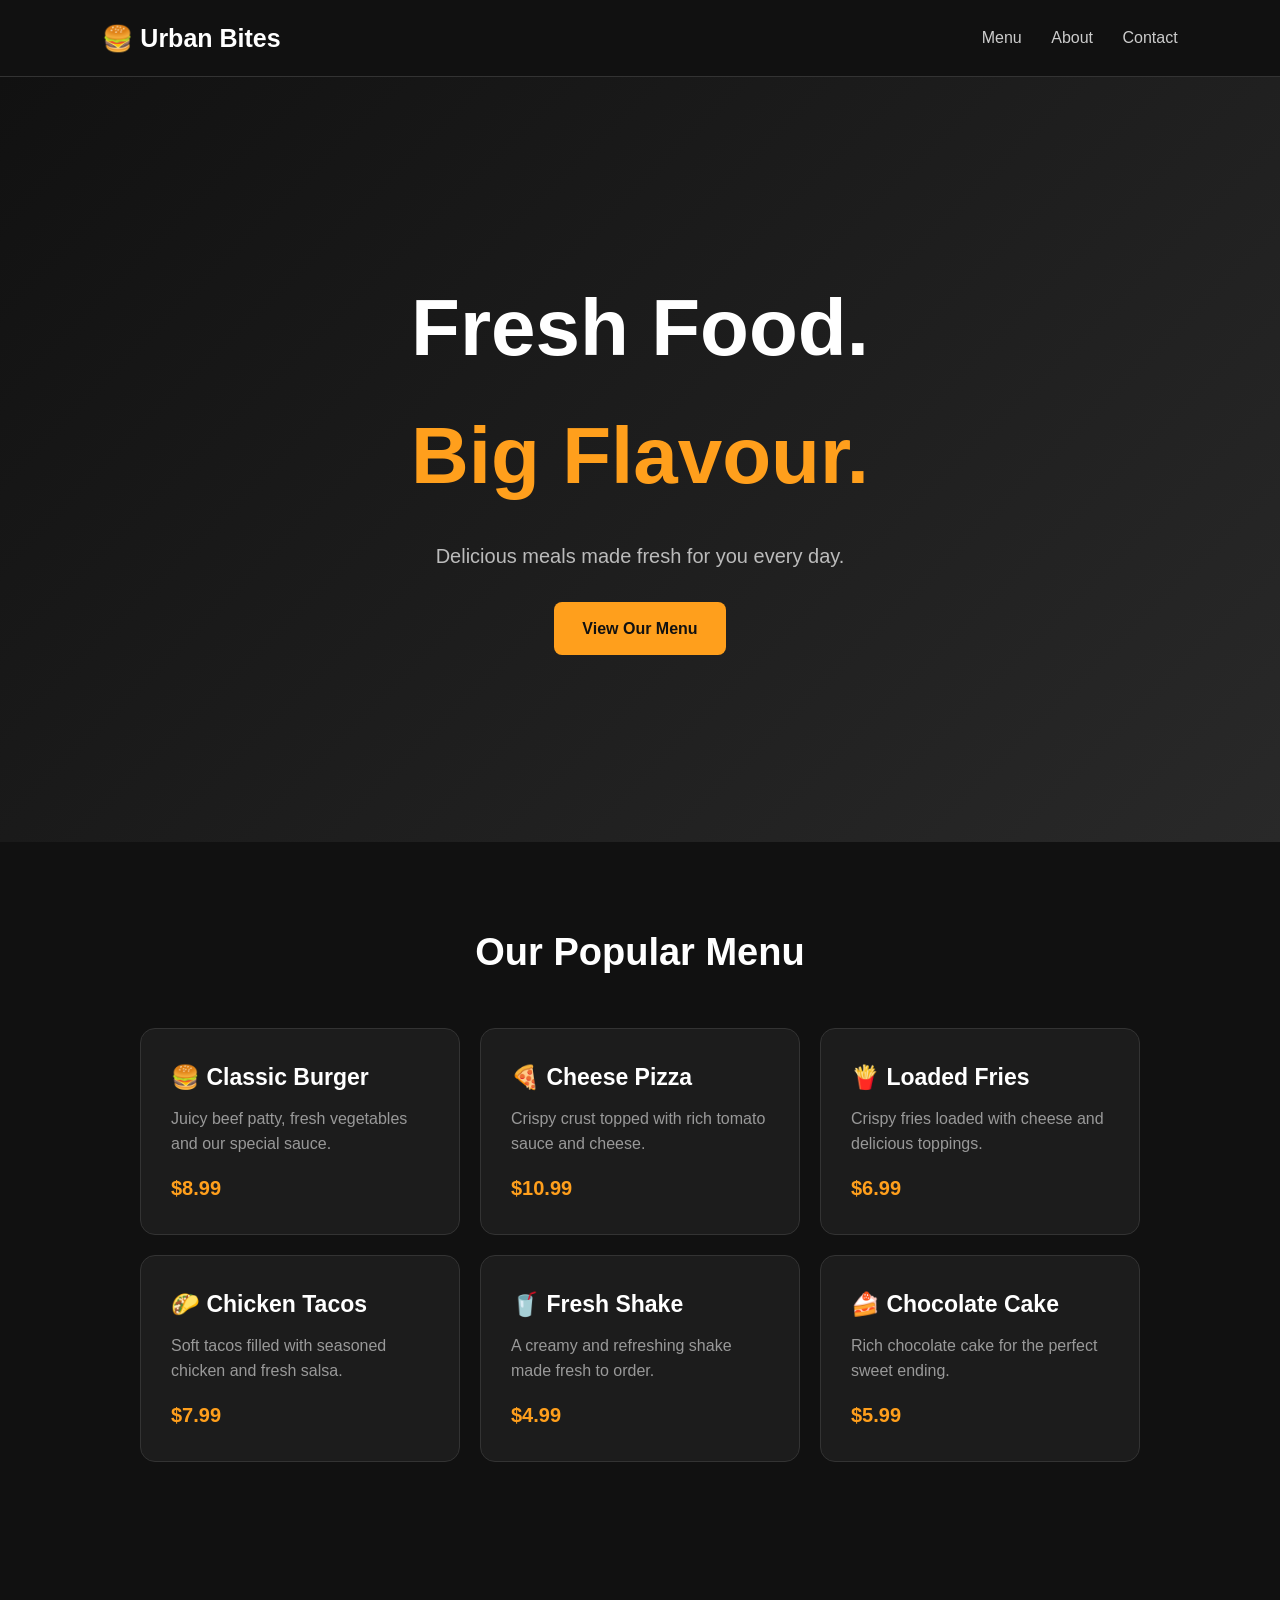
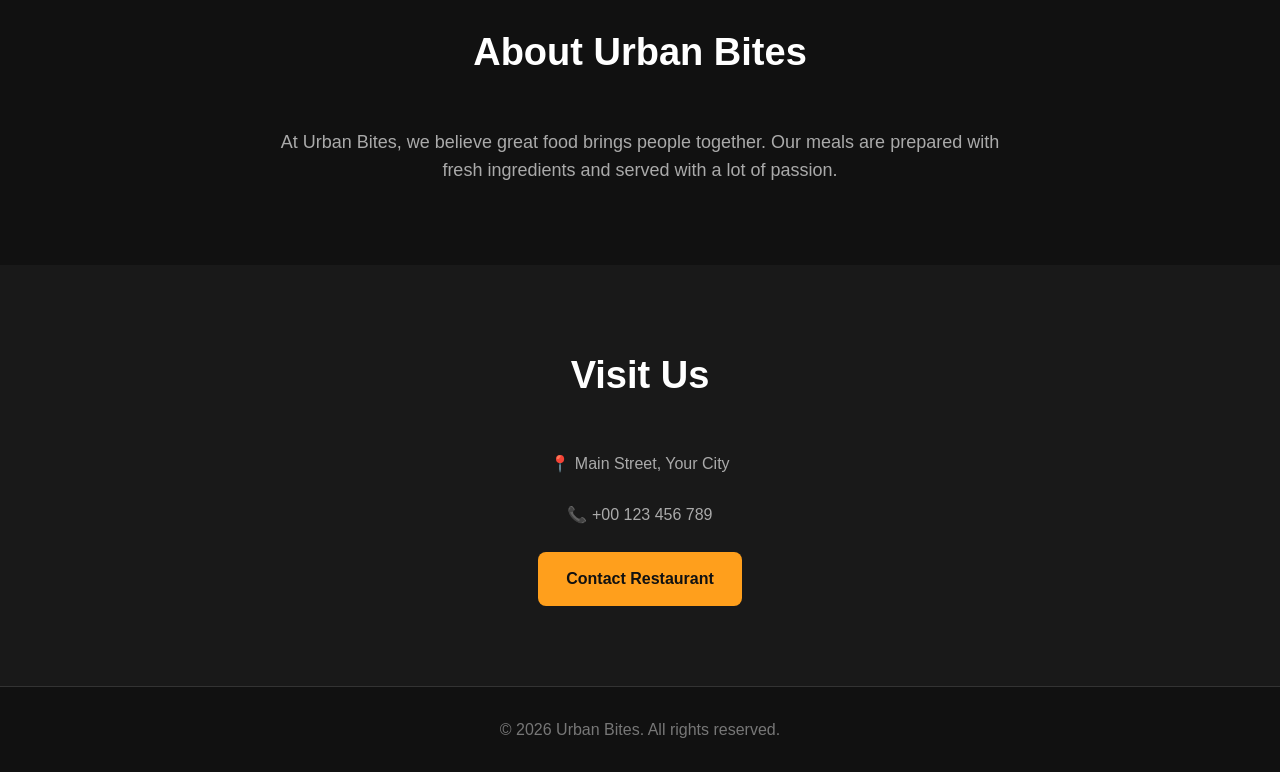
<file: restaurant.html>
<!DOCTYPE html>
<html lang="en">
<head>
  <meta charset="UTF-8">
  <meta name="viewport" content="width=device-width, initial-scale=1.0">

  <title>Urban Bites | Delicious Food</title>

  <style>
    * {
      margin: 0;
      padding: 0;
      box-sizing: border-box;
      scroll-behavior: smooth;
    }

    body {
      font-family: Arial, sans-serif;
      background: #111;
      color: white;
      line-height: 1.6;
    }

    nav {
      position: sticky;
      top: 0;
      z-index: 100;
      display: flex;
      justify-content: space-between;
      align-items: center;
      padding: 18px 8%;
      background: #111;
      border-bottom: 1px solid #333;
    }

    .logo {
      font-size: 25px;
      font-weight: bold;
    }

    nav a {
      color: #ccc;
      text-decoration: none;
      margin-left: 25px;
    }

    nav a:hover {
      color: white;
    }

    .hero {
      min-height: 85vh;
      display: flex;
      align-items: center;
      justify-content: center;
      text-align: center;
      padding: 30px 20px;
      background: linear-gradient(135deg, #111, #292929);
    }

    .hero-content {
      max-width: 750px;
    }

    .hero h1 {
      font-size: clamp(45px, 8vw, 80px);
      margin-bottom: 20px;
    }

    .hero h1 span {
      color: #ff9f1c;
    }

    .hero p {
      color: #bbb;
      font-size: 20px;
      margin-bottom: 30px;
    }

    .btn {
      display: inline-block;
      padding: 14px 28px;
      background: #ff9f1c;
      color: #111;
      text-decoration: none;
      border-radius: 8px;
      font-weight: bold;
      transition: 0.3s;
    }

    .btn:hover {
      transform: translateY(-3px);
    }

    section {
      padding: 80px 8%;
    }

    .title {
      text-align: center;
      font-size: 38px;
      margin-bottom: 45px;
    }

    .menu {
      max-width: 1000px;
      margin: auto;
      display: grid;
      grid-template-columns: repeat(3, 1fr);
      gap: 20px;
    }

    .food {
      background: #1c1c1c;
      padding: 30px;
      border-radius: 15px;
      border: 1px solid #333;
      transition: 0.3s;
    }

    .food:hover {
      transform: translateY(-7px);
      border-color: #ff9f1c;
    }

    .food h3 {
      font-size: 23px;
      margin-bottom: 10px;
    }

    .food p {
      color: #999;
      margin-bottom: 15px;
    }

    .price {
      color: #ff9f1c;
      font-size: 20px;
      font-weight: bold;
    }

    .about {
      max-width: 750px;
      margin: auto;
      text-align: center;
      color: #aaa;
      font-size: 18px;
    }

    .contact {
      text-align: center;
      background: #191919;
    }

    .contact p {
      color: #aaa;
      margin-bottom: 25px;
    }

    footer {
      text-align: center;
      padding: 30px;
      color: #777;
      border-top: 1px solid #333;
    }

    @media (max-width: 700px) {
      nav {
        padding: 15px 5%;
      }

      nav a {
        margin-left: 10px;
        font-size: 14px;
      }

      .menu {
        grid-template-columns: 1fr;
      }

      section {
        padding: 60px 5%;
      }
    }
  </style>
</head>

<body>

  <nav>
    <div class="logo">🍔 Urban Bites</div>

    <div>
      <a href="#menu">Menu</a>
      <a href="#about">About</a>
      <a href="#contact">Contact</a>
    </div>
  </nav>


  <section class="hero">
    <div class="hero-content">

      <h1>Fresh Food.<br><span>Big Flavour.</span></h1>

      <p>
        Delicious meals made fresh for you every day.
      </p>

      <a href="#menu" class="btn">
        View Our Menu
      </a>

    </div>
  </section>


  <section id="menu">

    <h2 class="title">Our Popular Menu</h2>

    <div class="menu">

      <div class="food">
        <h3>🍔 Classic Burger</h3>
        <p>
          Juicy beef patty, fresh vegetables and our special sauce.
        </p>
        <div class="price">$8.99</div>
      </div>

      <div class="food">
        <h3>🍕 Cheese Pizza</h3>
        <p>
          Crispy crust topped with rich tomato sauce and cheese.
        </p>
        <div class="price">$10.99</div>
      </div>

      <div class="food">
        <h3>🍟 Loaded Fries</h3>
        <p>
          Crispy fries loaded with cheese and delicious toppings.
        </p>
        <div class="price">$6.99</div>
      </div>

      <div class="food">
        <h3>🌮 Chicken Tacos</h3>
        <p>
          Soft tacos filled with seasoned chicken and fresh salsa.
        </p>
        <div class="price">$7.99</div>
      </div>

      <div class="food">
        <h3>🥤 Fresh Shake</h3>
        <p>
          A creamy and refreshing shake made fresh to order.
        </p>
        <div class="price">$4.99</div>
      </div>

      <div class="food">
        <h3>🍰 Chocolate Cake</h3>
        <p>
          Rich chocolate cake for the perfect sweet ending.
        </p>
        <div class="price">$5.99</div>
      </div>

    </div>

  </section>


  <section id="about">

    <h2 class="title">About Urban Bites</h2>

    <div class="about">

      <p>
        At Urban Bites, we believe great food brings people together.
        Our meals are prepared with fresh ingredients and served
        with a lot of passion.
      </p>

    </div>

  </section>


  <section id="contact" class="contact">

    <h2 class="title">Visit Us</h2>

    <p>
      📍 Main Street, Your City
    </p>

    <p>
      📞 +00 123 456 789
    </p>

    <a href="mailto:hello@example.com" class="btn">
      Contact Restaurant
    </a>

  </section>


  <footer>
    © 2026 Urban Bites. All rights reserved.
  </footer>

</body>
</html>
</file>
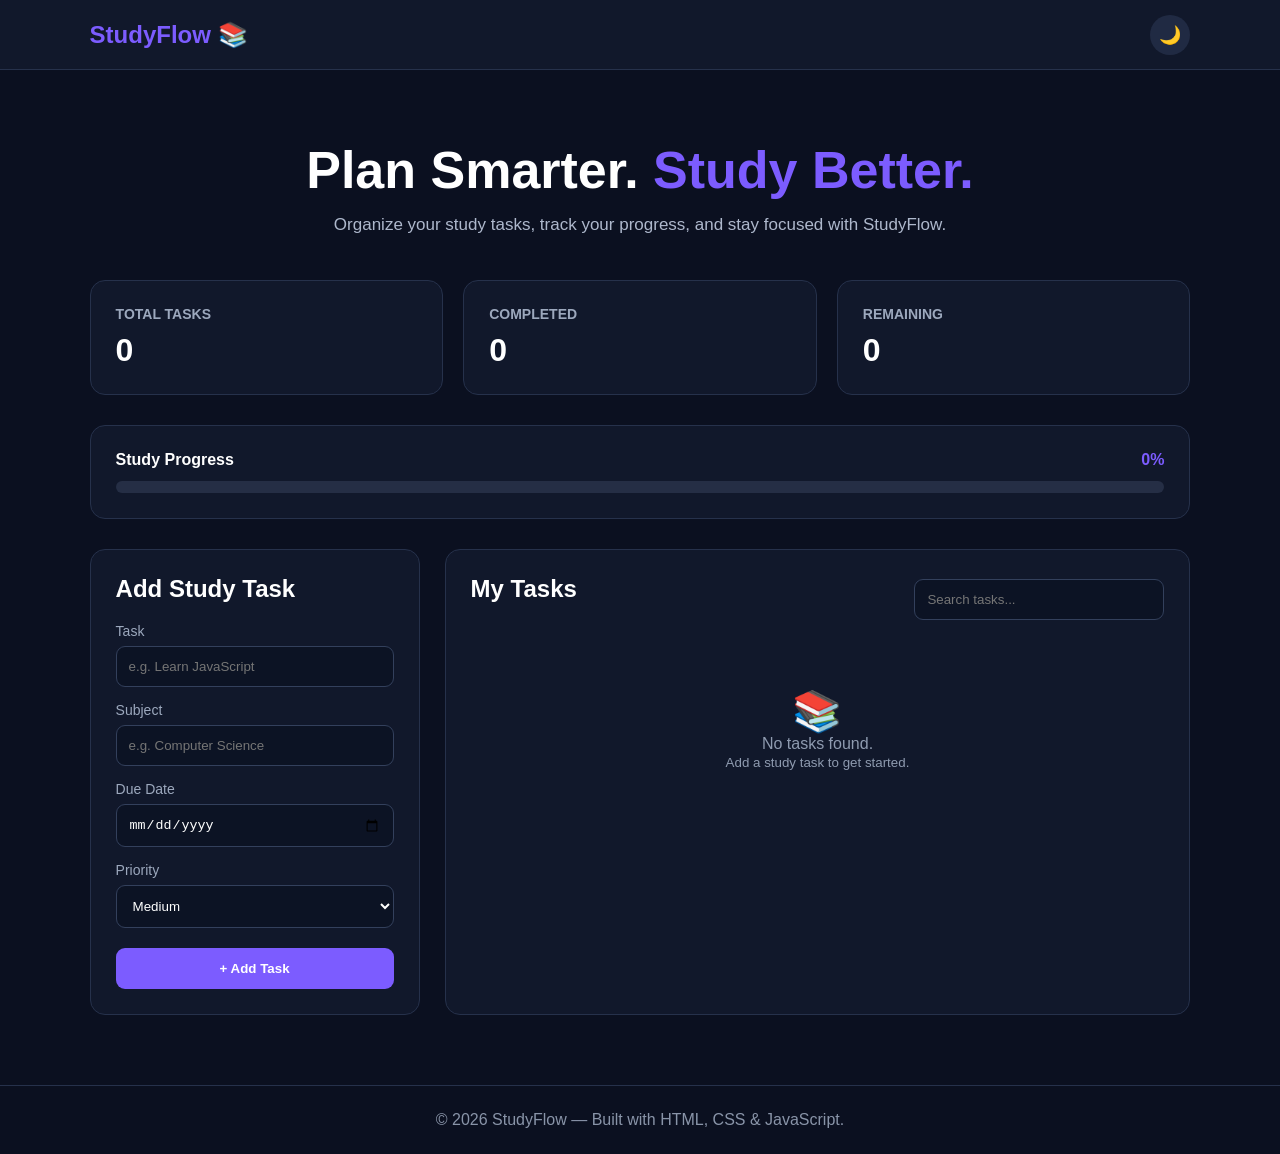
<file: study-panner.html>
<!DOCTYPE html>
<html lang="en">
<head>
    <meta charset="UTF-8">
    <meta name="viewport" content="width=device-width, initial-scale=1.0">

    <title>StudyFlow | Smart Study Planner</title>

    <style>
        * {
            margin: 0;
            padding: 0;
            box-sizing: border-box;
        }

        html {
            scroll-behavior: smooth;
        }

        body {
            font-family: Arial, sans-serif;
            background: #0b1020;
            color: #ffffff;
            min-height: 100vh;
            transition: 0.3s;
        }

        body.light {
            background: #f3f6fb;
            color: #111827;
        }

        /* NAVBAR */

        nav {
            height: 70px;
            display: flex;
            justify-content: space-between;
            align-items: center;
            padding: 0 7%;
            background: #11182b;
            border-bottom: 1px solid #26314b;
            position: sticky;
            top: 0;
            z-index: 100;
        }

        body.light nav {
            background: white;
            border-bottom: 1px solid #e5e7eb;
        }

        .logo {
            font-size: 24px;
            font-weight: bold;
            color: #7c5cff;
        }

        .nav-right {
            display: flex;
            align-items: center;
            gap: 15px;
        }

        .theme-btn {
            border: none;
            background: #202a43;
            color: white;
            width: 40px;
            height: 40px;
            border-radius: 50%;
            cursor: pointer;
            font-size: 18px;
        }

        body.light .theme-btn {
            background: #eef2ff;
            color: #111827;
        }

        /* HERO */

        .hero {
            padding: 70px 7% 45px;
            text-align: center;
        }

        .hero h1 {
            font-size: 52px;
            margin-bottom: 15px;
        }

        .hero h1 span {
            color: #7c5cff;
        }

        .hero p {
            color: #aeb8cc;
            max-width: 650px;
            margin: auto;
            font-size: 17px;
        }

        body.light .hero p {
            color: #667085;
        }

        /* MAIN */

        .container {
            width: 86%;
            max-width: 1200px;
            margin: auto;
        }

        /* STATS */

        .stats {
            display: grid;
            grid-template-columns: repeat(3, 1fr);
            gap: 20px;
            margin-bottom: 30px;
        }

        .stat-card {
            background: #11182b;
            border: 1px solid #26314b;
            border-radius: 15px;
            padding: 25px;
        }

        body.light .stat-card {
            background: white;
            border-color: #e5e7eb;
        }

        .stat-card h3 {
            color: #9ca8bd;
            font-size: 14px;
            margin-bottom: 10px;
        }

        .stat-number {
            font-size: 32px;
            font-weight: bold;
        }

        /* PROGRESS */

        .progress-box {
            background: #11182b;
            border: 1px solid #26314b;
            border-radius: 15px;
            padding: 25px;
            margin-bottom: 30px;
        }

        body.light .progress-box {
            background: white;
            border-color: #e5e7eb;
        }

        .progress-top {
            display: flex;
            justify-content: space-between;
            margin-bottom: 12px;
        }

        .progress-top span:last-child {
            color: #7c5cff;
            font-weight: bold;
        }

        .progress-bar {
            height: 12px;
            background: #252e45;
            border-radius: 20px;
            overflow: hidden;
        }

        .progress-fill {
            width: 0%;
            height: 100%;
            background: #7c5cff;
            border-radius: 20px;
            transition: 0.4s;
        }

        /* APP */

        .app-grid {
            display: grid;
            grid-template-columns: 330px 1fr;
            gap: 25px;
            padding-bottom: 70px;
        }

        .panel {
            background: #11182b;
            border: 1px solid #26314b;
            border-radius: 15px;
            padding: 25px;
        }

        body.light .panel {
            background: white;
            border-color: #e5e7eb;
        }

        .panel h2 {
            margin-bottom: 20px;
        }

        /* FORM */

        label {
            display: block;
            color: #9ca8bd;
            font-size: 14px;
            margin-bottom: 7px;
            margin-top: 15px;
        }

        input,
        select {
            width: 100%;
            padding: 12px;
            border-radius: 9px;
            border: 1px solid #33405c;
            background: #0c1324;
            color: white;
            outline: none;
        }

        body.light input,
        body.light select {
            background: #f8fafc;
            color: #111827;
            border-color: #d0d5dd;
        }

        input:focus,
        select:focus {
            border-color: #7c5cff;
        }

        .add-btn {
            width: 100%;
            margin-top: 20px;
            padding: 13px;
            border: none;
            border-radius: 9px;
            background: #7c5cff;
            color: white;
            font-weight: bold;
            cursor: pointer;
            transition: 0.3s;
        }

        .add-btn:hover {
            transform: translateY(-2px);
            opacity: 0.9;
        }

        /* TASK AREA */

        .task-header {
            display: flex;
            justify-content: space-between;
            align-items: center;
            gap: 15px;
            margin-bottom: 20px;
        }

        .search {
            max-width: 250px;
        }

        .task-list {
            display: flex;
            flex-direction: column;
            gap: 12px;
        }

        .task {
            display: flex;
            align-items: center;
            gap: 15px;
            padding: 17px;
            border-radius: 12px;
            background: #182138;
            border: 1px solid #293650;
            transition: 0.3s;
        }

        body.light .task {
            background: #f8fafc;
            border-color: #e5e7eb;
        }

        .task:hover {
            transform: translateX(3px);
        }

        .check {
            width: 23px;
            height: 23px;
            border: 2px solid #7c5cff;
            border-radius: 6px;
            cursor: pointer;
            flex-shrink: 0;
            display: flex;
            justify-content: center;
            align-items: center;
        }

        .task.completed .check {
            background: #7c5cff;
        }

        .task.completed .check::after {
            content: "✓";
            color: white;
            font-weight: bold;
        }

        .task-info {
            flex: 1;
        }

        .task-title {
            font-weight: bold;
            margin-bottom: 5px;
        }

        .task.completed .task-title {
            text-decoration: line-through;
            opacity: 0.5;
        }

        .task-meta {
            color: #8f9bb0;
            font-size: 13px;
        }

        .priority {
            padding: 5px 9px;
            border-radius: 20px;
            font-size: 11px;
            font-weight: bold;
        }

        .high {
            background: #3b1d2a;
            color: #ff7898;
        }

        .medium {
            background: #3b311c;
            color: #ffc857;
        }

        .low {
            background: #19352c;
            color: #63d6a0;
        }

        .delete-btn {
            border: none;
            background: transparent;
            color: #ff6b81;
            cursor: pointer;
            font-size: 18px;
        }

        .empty {
            text-align: center;
            padding: 45px 20px;
            color: #8f9bb0;
        }

        /* FOOTER */

        footer {
            text-align: center;
            padding: 25px;
            border-top: 1px solid #26314b;
            color: #8994a8;
        }

        body.light footer {
            border-color: #e5e7eb;
        }

        /* RESPONSIVE */

        @media (max-width: 850px) {

            .app-grid {
                grid-template-columns: 1fr;
            }

            .stats {
                grid-template-columns: 1fr;
            }

            .hero h1 {
                font-size: 42px;
            }
        }

        @media (max-width: 600px) {

            nav {
                padding: 0 5%;
            }

            .container {
                width: 90%;
            }

            .hero {
                padding-top: 50px;
            }

            .hero h1 {
                font-size: 35px;
            }

            .hero p {
                font-size: 15px;
            }

            .task-header {
                flex-direction: column;
                align-items: stretch;
            }

            .search {
                max-width: none;
            }

            .task {
                align-items: flex-start;
            }

            .priority {
                display: none;
            }
        }
    </style>
</head>

<body>

    <!-- NAVBAR -->

    <nav>

        <div class="logo">
            StudyFlow 📚
        </div>

        <div class="nav-right">

            <button class="theme-btn" onclick="toggleTheme()" id="themeBtn">
                🌙
            </button>

        </div>

    </nav>


    <!-- HERO -->

    <header class="hero">

        <h1>
            Plan Smarter. <span>Study Better.</span>
        </h1>

        <p>
            Organize your study tasks, track your progress,
            and stay focused with StudyFlow.
        </p>

    </header>


    <main class="container">


        <!-- STATS -->

        <section class="stats">

            <div class="stat-card">
                <h3>TOTAL TASKS</h3>
                <div class="stat-number" id="totalTasks">0</div>
            </div>

            <div class="stat-card">
                <h3>COMPLETED</h3>
                <div class="stat-number" id="completedTasks">0</div>
            </div>

            <div class="stat-card">
                <h3>REMAINING</h3>
                <div class="stat-number" id="remainingTasks">0</div>
            </div>

        </section>


        <!-- PROGRESS -->

        <section class="progress-box">

            <div class="progress-top">

                <strong>Study Progress</strong>

                <span id="progressText">
                    0%
                </span>

            </div>

            <div class="progress-bar">

                <div
                    class="progress-fill"
                    id="progressFill">
                </div>

            </div>

        </section>


        <!-- APP -->

        <section class="app-grid">


            <!-- ADD TASK -->

            <div class="panel">

                <h2>Add Study Task</h2>

                <form id="taskForm">

                    <label for="taskInput">
                        Task
                    </label>

                    <input
                        type="text"
                        id="taskInput"
                        placeholder="e.g. Learn JavaScript"
                        required
                    >


                    <label for="subjectInput">
                        Subject
                    </label>

                    <input
                        type="text"
                        id="subjectInput"
                        placeholder="e.g. Computer Science"
                        required
                    >


                    <label for="dateInput">
                        Due Date
                    </label>

                    <input
                        type="date"
                        id="dateInput"
                    >


                    <label for="priorityInput">
                        Priority
                    </label>

                    <select id="priorityInput">

                        <option value="High">
                            High
                        </option>

                        <option value="Medium" selected>
                            Medium
                        </option>

                        <option value="Low">
                            Low
                        </option>

                    </select>


                    <button
                        type="submit"
                        class="add-btn">
                        + Add Task
                    </button>

                </form>

            </div>


            <!-- TASKS -->

            <div class="panel">

                <div class="task-header">

                    <h2>My Tasks</h2>

                    <input
                        class="search"
                        type="text"
                        id="searchInput"
                        placeholder="Search tasks..."
                    >

                </div>


                <div
                    class="task-list"
                    id="taskList">
                </div>

            </div>

        </section>

    </main>


    <!-- FOOTER -->

    <footer>

        <p>
            © 2026 StudyFlow — Built with HTML, CSS & JavaScript.
        </p>

    </footer>


    <script>

        /* GET ELEMENTS */

        const taskForm = document.getElementById("taskForm");
        const taskInput = document.getElementById("taskInput");
        const subjectInput = document.getElementById("subjectInput");
        const dateInput = document.getElementById("dateInput");
        const priorityInput = document.getElementById("priorityInput");

        const taskList = document.getElementById("taskList");
        const searchInput = document.getElementById("searchInput");

        const totalTasks = document.getElementById("totalTasks");
        const completedTasks = document.getElementById("completedTasks");
        const remainingTasks = document.getElementById("remainingTasks");

        const progressFill = document.getElementById("progressFill");
        const progressText = document.getElementById("progressText");

        const themeBtn = document.getElementById("themeBtn");


        /* LOAD TASKS */

        let tasks = JSON.parse(
            localStorage.getItem("studyflowTasks")
        ) || [];


        /* SAVE TASKS */

        function saveTasks() {

            localStorage.setItem(
                "studyflowTasks",
                JSON.stringify(tasks)
            );

        }


        /* ADD TASK */

        taskForm.addEventListener("submit", function(event) {

            event.preventDefault();

            const task = {

                id: Date.now(),

                title: taskInput.value.trim(),

                subject: subjectInput.value.trim(),

                date: dateInput.value,

                priority: priorityInput.value,

                completed: false

            };


            tasks.push(task);

            saveTasks();

            taskForm.reset();

            priorityInput.value = "Medium";

            renderTasks();

        });


        /* RENDER TASKS */

        function renderTasks() {

            const searchTerm =
                searchInput.value.toLowerCase().trim();


            const filteredTasks = tasks.filter(function(task) {

                return (
                    task.title.toLowerCase().includes(searchTerm) ||
                    task.subject.toLowerCase().includes(searchTerm)
                );

            });


            taskList.innerHTML = "";


            if (filteredTasks.length === 0) {

                taskList.innerHTML = `
                    <div class="empty">
                        <div style="font-size:40px;">
                            📚
                        </div>

                        <p>
                            No tasks found.
                        </p>

                        <small>
                            Add a study task to get started.
                        </small>
                    </div>
                `;

                updateStats();

                return;

            }


            filteredTasks.forEach(function(task) {

                const taskElement =
                    document.createElement("div");


                taskElement.className =
                    "task" +
                    (task.completed ? " completed" : "");


                const formattedDate =
                    task.date
                    ? new Date(task.date + "T00:00:00")
                        .toLocaleDateString()
                    : "No due date";


                taskElement.innerHTML = `

                    <div
                        class="check"
                        onclick="toggleTask(${task.id})">
                    </div>


                    <div class="task-info">

                        <div class="task-title">
                            ${escapeHTML(task.title)}
                        </div>

                        <div class="task-meta">
                            ${escapeHTML(task.subject)}
                            •
                            ${formattedDate}
                        </div>

                    </div>


                    <span
                        class="priority ${task.priority.toLowerCase()}">
                        ${task.priority}
                    </span>


                    <button
                        class="delete-btn"
                        onclick="deleteTask(${task.id})"
                        title="Delete task">
                        🗑
                    </button>

                `;


                taskList.appendChild(taskElement);

            });


            updateStats();

        }


        /* COMPLETE TASK */

        function toggleTask(id) {

            tasks = tasks.map(function(task) {

                if (task.id === id) {

                    task.completed =
                        !task.completed;

                }

                return task;

            });


            saveTasks();

            renderTasks();

        }


        /* DELETE TASK */

        function deleteTask(id) {

            tasks =
                tasks.filter(function(task) {

                    return task.id !== id;

                });


            saveTasks();

            renderTasks();

        }


        /* UPDATE STATS */

        function updateStats() {

            const total = tasks.length;

            const completed =
                tasks.filter(function(task) {

                    return task.completed;

                }).length;


            const remaining =
                total - completed;


            const progress =
                total === 0
                ? 0
                : Math.round((completed / total) * 100);


            totalTasks.textContent = total;

            completedTasks.textContent = completed;

            remainingTasks.textContent = remaining;

            progressText.textContent =
                progress + "%";

            progressFill.style.width =
                progress + "%";

        }


        /* SEARCH */

        searchInput.addEventListener(
            "input",
            renderTasks
        );


        /* DARK / LIGHT MODE */

        function toggleTheme() {

            document.body.classList.toggle("light");


            const isLight =
                document.body.classList.contains("light");


            themeBtn.textContent =
                isLight ? "☀️" : "🌙";


            localStorage.setItem(
                "studyflowTheme",
                isLight ? "light" : "dark"
            );

        }


        /* LOAD THEME */

        const savedTheme =
            localStorage.getItem("studyflowTheme");


        if (savedTheme === "light") {

            document.body.classList.add("light");

            themeBtn.textContent = "☀️";

        }


        /* SECURITY HELPER */

        function escapeHTML(text) {

            const div =
                document.createElement("div");

            div.textContent = text;

            return div.innerHTML;

        }


        /* FIRST LOAD */

        renderTasks();

    </script>

</body>
</html>
</file>
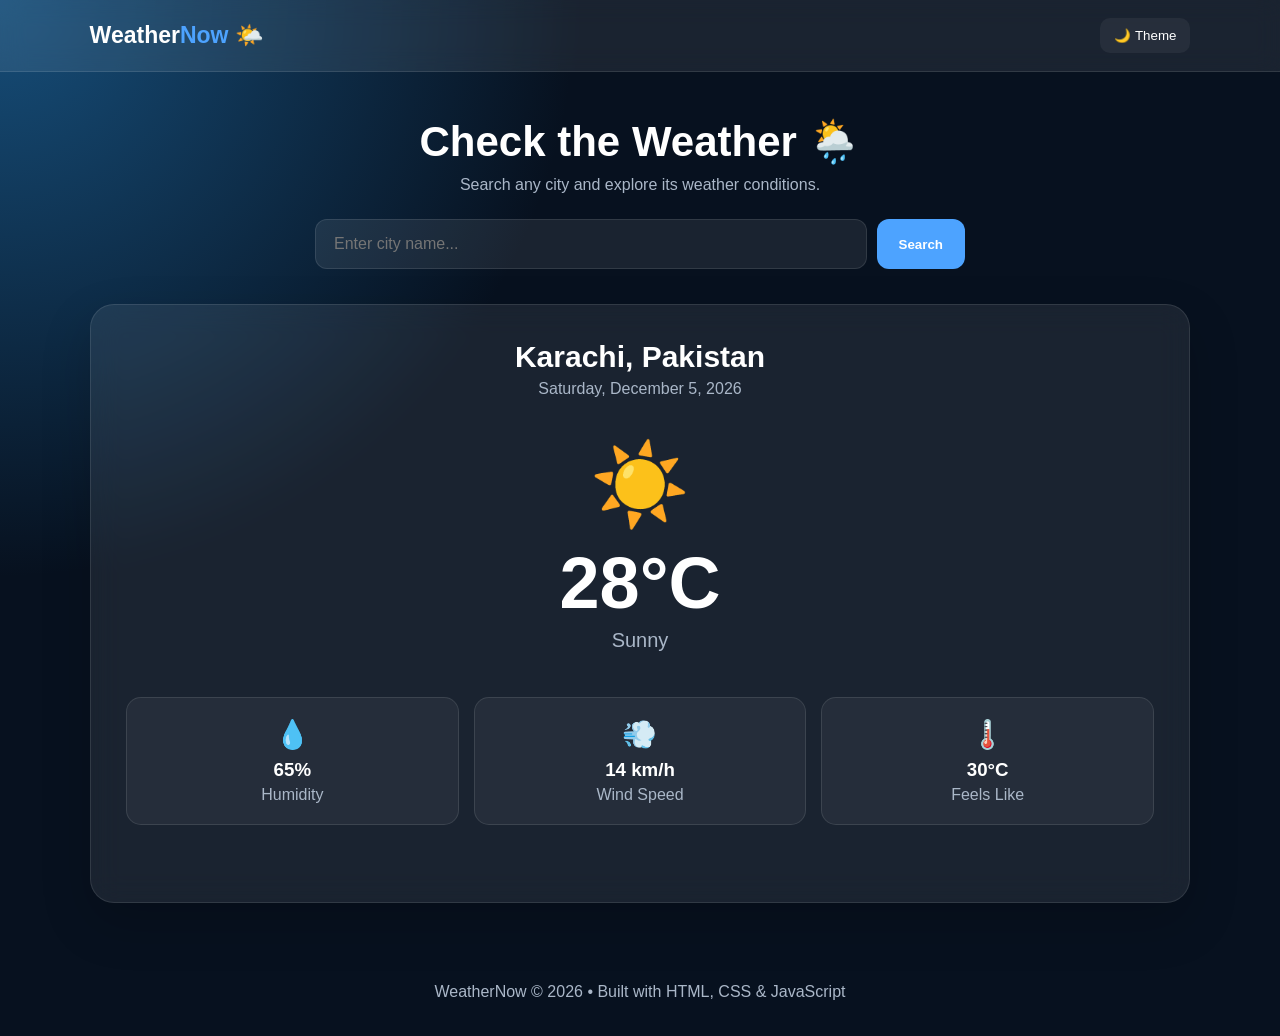
<file: weather.html>
<!DOCTYPE html>
<html lang="en">
<head>
  <meta charset="UTF-8">
  <meta name="viewport" content="width=device-width, initial-scale=1.0">

  <title>WeatherNow | Weather Dashboard</title>

  <style>
    * {
      margin: 0;
      padding: 0;
      box-sizing: border-box;
      font-family: Arial, sans-serif;
    }

    :root {
      --bg: #07111f;
      --card: rgba(255,255,255,0.08);
      --card2: rgba(255,255,255,0.05);
      --text: #ffffff;
      --muted: #aab7c8;
      --primary: #4da3ff;
      --border: rgba(255,255,255,0.1);
    }

    body.light {
      --bg: #eef6ff;
      --card: #ffffff;
      --card2: #f4f8fc;
      --text: #102033;
      --muted: #617084;
      --border: rgba(0,0,0,0.08);
    }

    body {
      min-height: 100vh;
      color: var(--text);
      background:
        radial-gradient(circle at top left, #164e7a 0%, transparent 35%),
        var(--bg);
      transition: 0.3s;
    }

    header {
      height: 72px;
      padding: 0 7%;
      display: flex;
      align-items: center;
      justify-content: space-between;
      background: var(--card);
      border-bottom: 1px solid var(--border);
      backdrop-filter: blur(12px);
    }

    .logo {
      font-size: 23px;
      font-weight: bold;
    }

    .logo span {
      color: var(--primary);
    }

    .theme-btn {
      border: 0;
      background: var(--card2);
      color: var(--text);
      padding: 10px 14px;
      border-radius: 10px;
      cursor: pointer;
    }

    .container {
      width: 88%;
      max-width: 1100px;
      margin: 45px auto;
    }

    .hero {
      text-align: center;
      margin-bottom: 35px;
    }

    .hero h1 {
      font-size: 42px;
      margin-bottom: 10px;
    }

    .hero p {
      color: var(--muted);
    }

    /* SEARCH */

    .search-box {
      display: flex;
      max-width: 650px;
      margin: 25px auto;
      gap: 10px;
    }

    .search-box input {
      flex: 1;
      padding: 15px 18px;
      border-radius: 12px;
      border: 1px solid var(--border);
      outline: none;
      background: var(--card);
      color: var(--text);
      font-size: 16px;
    }

    .search-box button {
      border: 0;
      background: var(--primary);
      color: white;
      padding: 0 22px;
      border-radius: 12px;
      cursor: pointer;
      font-weight: bold;
    }

    /* WEATHER */

    .weather-card {
      background: var(--card);
      border: 1px solid var(--border);
      border-radius: 24px;
      padding: 35px;
      backdrop-filter: blur(15px);
      box-shadow: 0 20px 50px rgba(0,0,0,0.18);
    }

    .location {
      text-align: center;
      margin-bottom: 20px;
    }

    .location h2 {
      font-size: 30px;
    }

    .location p {
      color: var(--muted);
      margin-top: 6px;
    }

    .main-weather {
      text-align: center;
      padding: 20px;
    }

    .weather-icon {
      font-size: 80px;
      margin-bottom: 10px;
    }

    .temperature {
      font-size: 72px;
      font-weight: bold;
    }

    .condition {
      color: var(--muted);
      font-size: 20px;
      margin-top: 5px;
    }

    /* DETAILS */

    .details {
      display: grid;
      grid-template-columns: repeat(3, 1fr);
      gap: 15px;
      margin-top: 25px;
    }

    .detail {
      background: var(--card2);
      border: 1px solid var(--border);
      padding: 20px;
      border-radius: 15px;
      text-align: center;
    }

    .detail-icon {
      font-size: 28px;
      margin-bottom: 8px;
    }

    .detail h3 {
      margin-bottom: 5px;
    }

    .detail p {
      color: var(--muted);
    }

    .message {
      text-align: center;
      margin-top: 20px;
      color: var(--muted);
      min-height: 22px;
    }

    footer {
      text-align: center;
      padding: 35px;
      color: var(--muted);
    }

    @media (max-width: 700px) {

      .hero h1 {
        font-size: 32px;
      }

      .search-box {
        flex-direction: column;
      }

      .search-box button {
        padding: 14px;
      }

      .details {
        grid-template-columns: 1fr;
      }

      .weather-card {
        padding: 22px;
      }

      .temperature {
        font-size: 58px;
      }
    }
  </style>
</head>

<body>

  <header>
    <div class="logo">
      Weather<span>Now</span> 🌤️
    </div>

    <button class="theme-btn" onclick="toggleTheme()">
      🌙 Theme
    </button>
  </header>


  <main class="container">

    <section class="hero">
      <h1>Check the Weather 🌦️</h1>

      <p>
        Search any city and explore its weather conditions.
      </p>

      <div class="search-box">

        <input
          type="text"
          id="cityInput"
          placeholder="Enter city name..."
          onkeydown="handleEnter(event)"
        >

        <button onclick="searchWeather()">
          Search
        </button>

      </div>
    </section>


    <section class="weather-card">

      <div class="location">

        <h2 id="cityName">
          Karachi, Pakistan
        </h2>

        <p id="date">
          Weather Dashboard
        </p>

      </div>


      <div class="main-weather">

        <div class="weather-icon" id="weatherIcon">
          ☀️
        </div>

        <div class="temperature" id="temperature">
          28°C
        </div>

        <div class="condition" id="condition">
          Sunny
        </div>

      </div>


      <div class="details">

        <div class="detail">

          <div class="detail-icon">
            💧
          </div>

          <h3 id="humidity">
            65%
          </h3>

          <p>
            Humidity
          </p>

        </div>


        <div class="detail">

          <div class="detail-icon">
            💨
          </div>

          <h3 id="wind">
            14 km/h
          </h3>

          <p>
            Wind Speed
          </p>

        </div>


        <div class="detail">

          <div class="detail-icon">
            🌡️
          </div>

          <h3 id="feels">
            30°C
          </h3>

          <p>
            Feels Like
          </p>

        </div>

      </div>

      <div class="message" id="message"></div>

    </section>

  </main>


  <footer>
    WeatherNow © 2026 • Built with HTML, CSS & JavaScript
  </footer>


  <script>

    /*
      DEMO WEATHER DATA

      This version uses sample data so the project
      works immediately without an API key.

      Later you can connect a real weather API.
    */

    const weatherData = {

      karachi: {
        city: "Karachi, Pakistan",
        temp: 28,
        condition: "Sunny",
        icon: "☀️",
        humidity: 65,
        wind: 14,
        feels: 30
      },

      lahore: {
        city: "Lahore, Pakistan",
        temp: 26,
        condition: "Partly Cloudy",
        icon: "⛅",
        humidity: 58,
        wind: 11,
        feels: 27
      },

      islamabad: {
        city: "Islamabad, Pakistan",
        temp: 23,
        condition: "Cloudy",
        icon: "☁️",
        humidity: 61,
        wind: 9,
        feels: 24
      },

      london: {
        city: "London, United Kingdom",
        temp: 16,
        condition: "Cloudy",
        icon: "☁️",
        humidity: 72,
        wind: 18,
        feels: 15
      },

      dubai: {
        city: "Dubai, UAE",
        temp: 34,
        condition: "Sunny",
        icon: "☀️",
        humidity: 48,
        wind: 13,
        feels: 37
      },

      newyork: {
        city: "New York, USA",
        temp: 21,
        condition: "Clear",
        icon: "🌤️",
        humidity: 55,
        wind: 15,
        feels: 22
      }

    };


    function searchWeather() {

      const input =
        document.getElementById("cityInput");

      const city =
        input.value.trim().toLowerCase();

      const message =
        document.getElementById("message");


      if (city === "") {

        message.textContent =
          "Please enter a city name.";

        return;
      }


      /*
        Remove spaces so "New York"
        becomes "newyork".
      */

      const key =
        city.replace(/\s+/g, "");


      if (!weatherData[key]) {

        message.textContent =
          "Demo data not available for this city. Try Karachi, Lahore, Islamabad, London, Dubai or New York.";

        return;
      }


      const data =
        weatherData[key];


      document.getElementById("cityName").textContent =
        data.city;

      document.getElementById("temperature").textContent =
        data.temp + "°C";

      document.getElementById("condition").textContent =
        data.condition;

      document.getElementById("weatherIcon").textContent =
        data.icon;

      document.getElementById("humidity").textContent =
        data.humidity + "%";

      document.getElementById("wind").textContent =
        data.wind + " km/h";

      document.getElementById("feels").textContent =
        data.feels + "°C";


      message.textContent =
        "Weather information loaded successfully.";

    }


    function handleEnter(event) {

      if (event.key === "Enter") {
        searchWeather();
      }

    }


    /* THEME */

    function toggleTheme() {

      document.body.classList.toggle("light");

      const light =
        document.body.classList.contains("light");

      localStorage.setItem(
        "weatherTheme",
        light ? "light" : "dark"
      );

    }


    const savedTheme =
      localStorage.getItem("weatherTheme");

    if (savedTheme === "light") {

      document.body.classList.add("light");

    }


    /* DATE */

    const today =
      new Date();

    document.getElementById("date").textContent =
      today.toLocaleDateString(
        "en-US",
        {
          weekday: "long",
          year: "numeric",
          month: "long",
          day: "numeric"
        }
      );

  </script>

</body>
</html>
</file>
<file: style.css>
ss
/* =========================
   RESET
========================= */

* {
    margin: 0;
    padding: 0;
    box-sizing: border-box;
}

html {
    scroll-behavior: smooth;
}

body {
    font-family: Arial, Helvetica, sans-serif;
    background: #0b0d10;
    color: #f5f5f5;
    line-height: 1.6;
}

a {
    color: inherit;
    text-decoration: none;
}

.container {
    width: min(1120px, 90%);
    margin: 0 auto;
}


/* =========================
   NAVBAR
========================= */

.navbar {
    position: sticky;
    top: 0;
    z-index: 1000;

    background: rgba(11, 13, 16, 0.92);
    border-bottom: 1px solid #22262c;
    backdrop-filter: blur(10px);
}

.nav-container {
    min-height: 76px;

    display: flex;
    align-items: center;
    justify-content: space-between;
}

.logo {
    font-size: 1.5rem;
    font-weight: 800;
    letter-spacing: -0.5px;
}

.logo span {
    color: #7c5cff;
}

.nav-links {
    display: flex;
    gap: 32px;
}

.nav-links a {
    color: #b8bdc7;
    font-size: 0.95rem;
    transition: color 0.25s ease;
}

.nav-links a:hover {
    color: #ffffff;
}


/* =========================
   HERO
========================= */

.hero {
    min-height: 680px;

    display: flex;
    align-items: center;

    border-bottom: 1px solid #22262c;

    background:
        radial-gradient(
            circle at 80% 30%,
            rgba(124, 92, 255, 0.16),
            transparent 35%
        );
}

.hero-content {
    padding: 100px 0;
}

.hero-text {
    max-width: 800px;
}

.eyebrow,
.section-label {
    color: #8d73ff;
    font-size: 0.78rem;
    font-weight: 700;
    letter-spacing: 2px;
    margin-bottom: 18px;
}

.hero h1 {
    font-size: clamp(3rem, 7vw, 5.8rem);
    line-height: 1.02;
    letter-spacing: -3px;
    margin-bottom: 28px;
}

.hero h1 span {
    color: #8d73ff;
}

.hero-description {
    max-width: 620px;

    color: #aeb4bf;
    font-size: 1.15rem;

    margin-bottom: 36px;
}

.hero-buttons {
    display: flex;
    gap: 14px;
    flex-wrap: wrap;
}


/* =========================
   BUTTONS
========================= */

.btn {
    display: inline-flex;
    align-items: center;
    justify-content: center;

    min-height: 48px;
    padding: 0 24px;

    border-radius: 8px;

    font-size: 0.95rem;
    font-weight: 700;

    transition:
        transform 0.25s ease,
        background 0.25s ease;
}

.btn:hover {
    transform: translateY(-2px);
}

.btn-primary {
    background: #7c5cff;
    color: #ffffff;
}

.btn-primary:hover {
    background: #6d4df0;
}

.btn-secondary {
    border: 1px solid #343943;
    color: #ffffff;
}

.btn-secondary:hover {
    background: #171a20;
}


/* =========================
   SECTIONS
========================= */

.section {
    padding: 110px 0;
    border-bottom: 1px solid #22262c;
}

.section-heading {
    max-width: 700px;
    margin-bottom: 55px;
}

.section-heading h2,
.contact-content h2 {
    font-size: clamp(2.2rem, 5vw, 3.5rem);
    line-height: 1.1;
    letter-spacing: -1.5px;
}


/* =========================
   ABOUT
========================= */

.about-content {
    max-width: 760px;
}

.about-content p {
    color: #aeb4bf;
    font-size: 1.08rem;
    margin-bottom: 20px;
}


/* =========================
   SKILLS
========================= */

.skills-section {
    background: #0e1115;
}

.skills-grid {
    display: grid;
    grid-template-columns: repeat(4, 1fr);
    gap: 18px;
}

.skill-card {
    padding: 28px;

    min-height: 190px;

    border: 1px solid #252a32;
    border-radius: 12px;

    background: #111419;

    transition:
        transform 0.25s ease,
        border-color 0.25s ease;
}

.skill-card:hover {
    transform: translateY(-5px);
    border-color: #5141a8;
}

.skill-number {
    color: #7160d8;
    font-size: 0.8rem;
    font-weight: 700;

    margin-bottom: 30px;
}

.skill-card h3 {
    font-size: 1.25rem;
    margin-bottom: 10px;
}

.skill-card p {
    color: #9299a5;
    font-size: 0.92rem;
}


/* =========================
   PROJECTS
========================= */

.projects-grid {
    display: grid;
    grid-template-columns: repeat(3, 1fr);
    gap: 20px;
}

.project-card {
    min-height: 390px;

    display: flex;
    flex-direction: column;

    border: 1px solid #252a32;
    border-radius: 14px;

    background: #111419;

    overflow: hidden;

    transition:
        transform 0.25s ease,
        border-color 0.25s ease;
}

.project-card:hover {
    transform: translateY(-6px);
    border-color: #5141a8;
}

.project-top {
    min-height: 100px;
    padding: 24px;

    display: flex;
    justify-content: space-between;
    align-items: flex-start;

    background: #171a20;
}

.project-type {
    color: #8d73ff;

    font-size: 0.68rem;
    font-weight: 700;
    letter-spacing: 1.5px;
}

.project-number {
    color: #555c68;
    font-size: 0.85rem;
    font-weight: 700;
}

.project-body {
    flex: 1;
    padding: 28px;

    display: flex;
    flex-direction: column;
}

.project-body h3 {
    font-size: 1.5rem;
    margin-bottom: 14px;
}

.project-body p {
    color: #9299a5;
    font-size: 0.93rem;

    margin-bottom: 22px;
}

.tech-list {
    display: flex;
    gap: 8px;
    flex-wrap: wrap;

    margin-top: auto;
    margin-bottom: 24px;
}

.tech-list span {
    padding: 5px 10px;

    border-radius: 5px;

    background: #1c2027;
    color: #bfc4cd;

    font-size: 0.72rem;
}

.project-link {
    color: #ffffff;
    font-size: 0.9rem;
    font-weight: 700;
}

.project-link span {
    color: #8d73ff;
}

.project-link:hover {
    color: #8d73ff;
}

.project-link.disabled {
    color: #626976;
    cursor: default;
}


/* =========================
   CONTACT
========================= */

.contact-section {
    text-align: center;
}

.contact-content {
    max-width: 720px;
}

.contact-content h2 {
    margin-bottom: 20px;
}

.contact-content > p:not(.section-label) {
    color: #9299a5;
    font-size: 1.05rem;
    margin-bottom: 32px;
}


/* =========================
   FOOTER
========================= */

.footer {
    padding: 28px 0;
}

.footer-content {
    display: flex;
    align-items: center;
    justify-content: space-between;

    color: #717783;
    font-size: 0.85rem;
}

.footer-content a {
    color: #aeb4bf;
}

.footer-content a:hover {
    color: #ffffff;
}


/* =========================
   TABLET
========================= */

@media (max-width: 900px) {

    .skills-grid {
        grid-template-columns: repeat(2, 1fr);
    }

    .projects-grid {
        grid-template-columns: 1fr;
    }

}


/* =========================
   MOBILE
========================= */

@media (max-width: 650px) {

    .nav-container {
        min-height: 68px;
    }

    .nav-links {
        gap: 14px;
    }

    .nav-links a {
        font-size: 0.78rem;
    }

    .hero {
        min-height: 600px;
    }

    .hero-content {
        padding: 80px 0;
    }

    .hero h1 {
        font-size: clamp(2.8rem, 14vw, 4rem);
        letter-spacing: -2px;
    }

    .hero-description {
        font-size: 1rem;
    }

    .section {
        padding: 80px 0;
    }

    .skills-grid {
        grid-template-columns: 1fr;
    }

    .footer-content {
        flex-direction: column;
        gap: 10px;
        text-align: center;
    }

}


/* =========================
   SMALL MOBILE
========================= */

@media (max-width: 430px) {

    .nav-links {
        gap: 9px;
    }

    .nav-links a {
        font-size: 0.7rem;
    }

    .logo {
        font-size: 1.2rem;
    }

    .hero-buttons {
        flex-direction: column;
        align-items: stretch;
    }

    .btn {
        width: 100%;
    }

}
</file>
